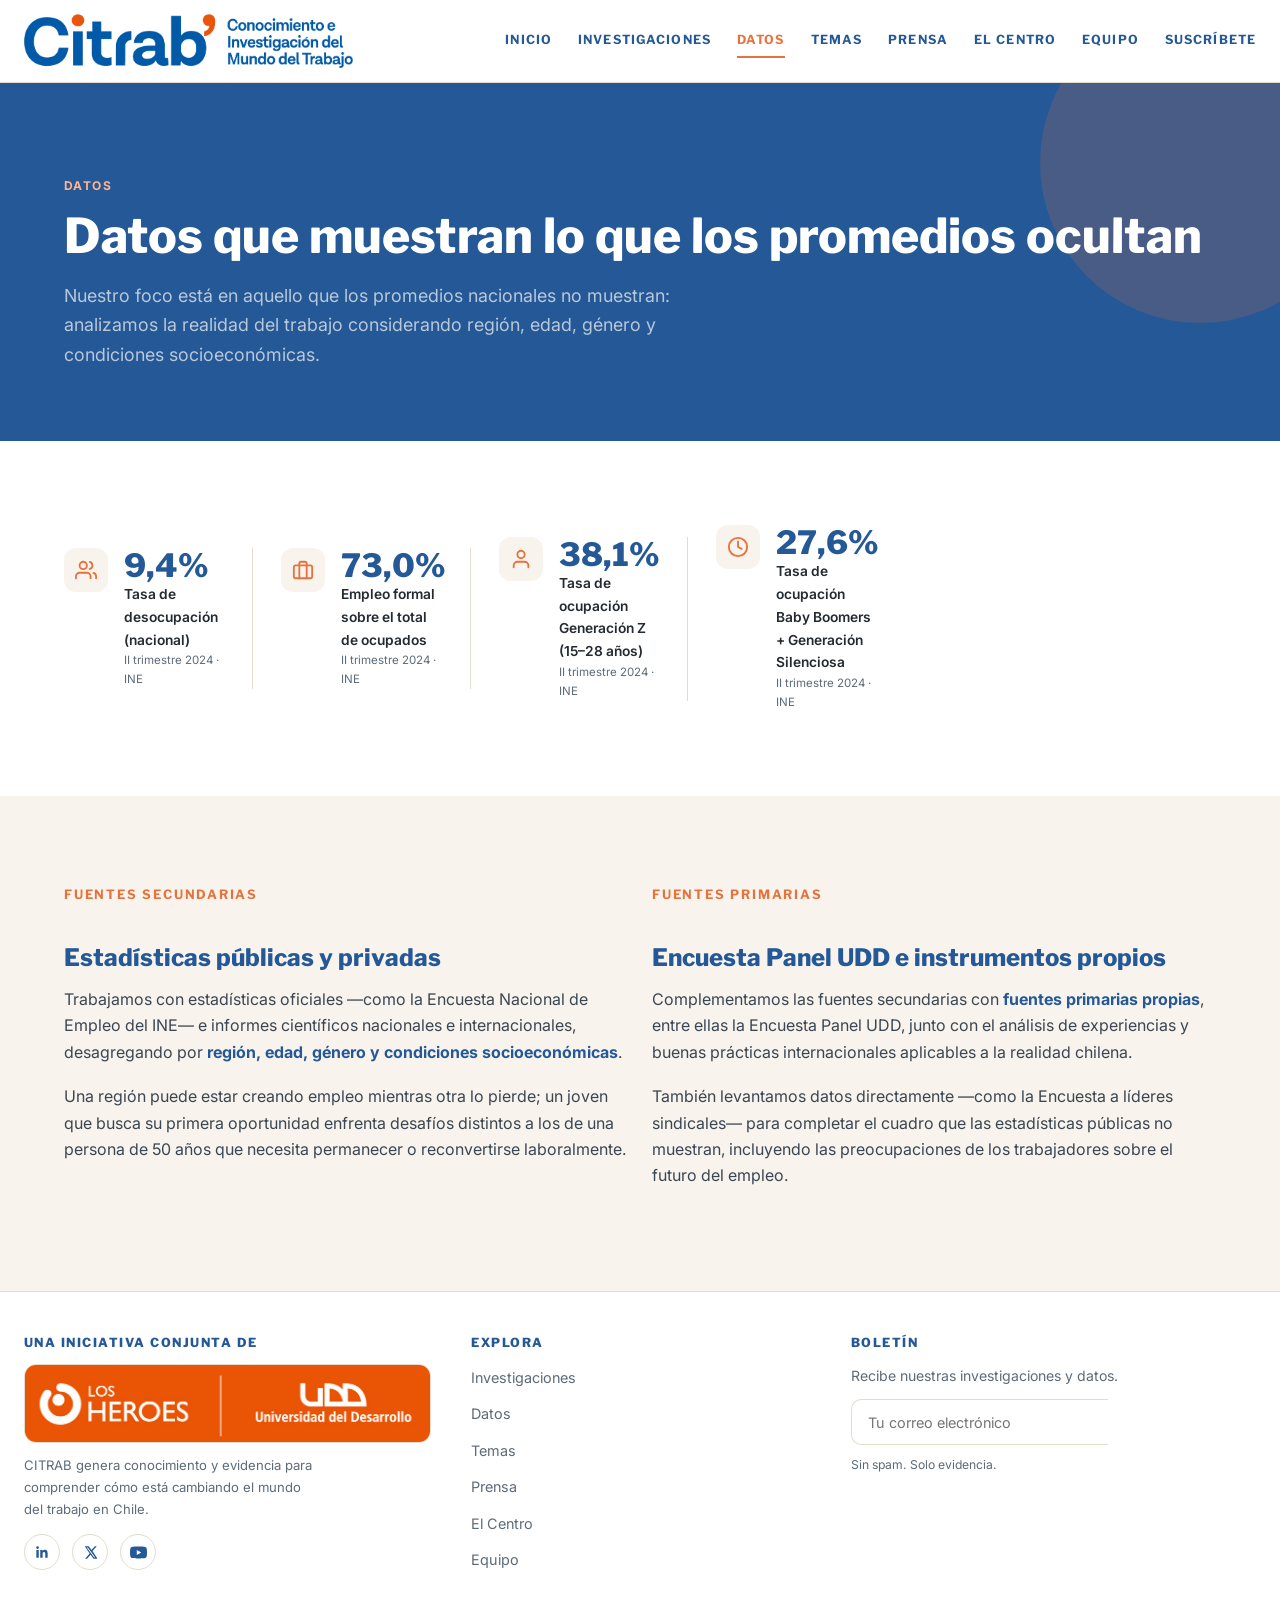
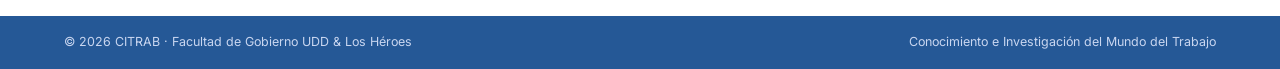
<file: datos_old.html>
<!DOCTYPE html>
<html lang="es">
<head>
<meta charset="UTF-8">
<meta name="viewport" content="width=device-width, initial-scale=1.0">
<title>Datos · CITRAB</title>
<meta name="description" content="Estadísticas laborales de Chile desagregadas por región, edad, género y condiciones socioeconómicas.">
<link rel="preconnect" href="https://fonts.googleapis.com">
<link rel="preconnect" href="https://fonts.gstatic.com" crossorigin>
<link href="https://fonts.googleapis.com/css2?family=Inter:wght@400;600;700&family=Libre+Franklin:wght@600;700;800&display=swap" rel="stylesheet">
<link rel="stylesheet" href="assets/style.css">
<link rel="icon" href="assets/logo-citrab.png" type="image/png">
</head>
<body>
<header class="site-header">
  <div class="header-inner">
    <a class="brand" href="index.html"><img src="assets/logo-citrab-nombre.png" alt="CITRAB — Conocimiento e Investigación del Mundo del Trabajo"></a>
    <nav class="main-nav">
      <a href="index.html" class="">Inicio</a><a href="investigaciones.html" class="">Investigaciones</a><a href="datos.html" class="active">Datos</a><a href="temas.html" class="">Temas</a><a href="prensa.html" class="">Prensa</a><a href="el-centro.html" class="">El Centro</a><a href="equipo.html" class="">Equipo</a>
      <a href="suscribete.html">Suscríbete</a>
    </nav>
  </div>
</header>
<main>

<section class="page-hero">
  <div class="container">
    <span class="crumb">Datos</span>
    <h1>Datos que muestran lo que los promedios ocultan</h1>
    <p class="lead">Nuestro foco está en aquello que los promedios nacionales no muestran: analizamos la realidad del trabajo considerando región, edad, género y condiciones socioeconómicas.</p>
  </div>
</section>

<section class="section">
  <div class="container">
    <div class="stats-grid" style="padding:0">
      <div class="stat"><div class="icon"><svg width="22" height="22" viewBox="0 0 24 24" fill="none" stroke="currentColor" stroke-width="2" stroke-linecap="round" stroke-linejoin="round"><path d="M17 21v-2a4 4 0 0 0-4-4H5a4 4 0 0 0-4 4v2"/><circle cx="9" cy="7" r="4"/><path d="M23 21v-2a4 4 0 0 0-3-3.87"/><path d="M16 3.13a4 4 0 0 1 0 7.75"/></svg></div><div><div class="num">9,4%</div><div class="lbl">Tasa de desocupación (nacional)</div><div class="src">II trimestre 2024 · INE</div></div></div>
      <div class="stat"><div class="icon"><svg width="22" height="22" viewBox="0 0 24 24" fill="none" stroke="currentColor" stroke-width="2" stroke-linecap="round" stroke-linejoin="round"><rect x="2" y="7" width="20" height="14" rx="2"/><path d="M16 21V5a2 2 0 0 0-2-2h-4a2 2 0 0 0-2 2v16"/></svg></div><div><div class="num">73,0%</div><div class="lbl">Empleo formal sobre el total de ocupados</div><div class="src">II trimestre 2024 · INE</div></div></div>
      <div class="stat"><div class="icon"><svg width="22" height="22" viewBox="0 0 24 24" fill="none" stroke="currentColor" stroke-width="2" stroke-linecap="round" stroke-linejoin="round"><path d="M20 21v-2a4 4 0 0 0-4-4H8a4 4 0 0 0-4 4v2"/><circle cx="12" cy="7" r="4"/></svg></div><div><div class="num">38,1%</div><div class="lbl">Tasa de ocupación Generación Z (15–28 años)</div><div class="src">II trimestre 2024 · INE</div></div></div>
      <div class="stat"><div class="icon"><svg width="22" height="22" viewBox="0 0 24 24" fill="none" stroke="currentColor" stroke-width="2" stroke-linecap="round" stroke-linejoin="round"><circle cx="12" cy="12" r="10"/><path d="M12 6v6l4 2"/></svg></div><div><div class="num">27,6%</div><div class="lbl">Tasa de ocupación Baby Boomers + Generación Silenciosa</div><div class="src">II trimestre 2024 · INE</div></div></div>
    </div>
  </div>
</section>
<section class="section tinted">
  <div class="container grid-2">
    <div class="prose">
      <span class="eyebrow">Fuentes secundarias</span>
      <h2>Estadísticas públicas y privadas</h2>
      <p>Trabajamos con estadísticas oficiales —como la Encuesta Nacional de Empleo del INE— e informes científicos nacionales e internacionales, desagregando por <strong>región, edad, género y condiciones socioeconómicas</strong>.</p>
      <p>Una región puede estar creando empleo mientras otra lo pierde; un joven que busca su primera oportunidad enfrenta desafíos distintos a los de una persona de 50 años que necesita permanecer o reconvertirse laboralmente.</p>
    </div>
    <div class="prose">
      <span class="eyebrow">Fuentes primarias</span>
      <h2>Encuesta Panel UDD e instrumentos propios</h2>
      <p>Complementamos las fuentes secundarias con <strong>fuentes primarias propias</strong>, entre ellas la Encuesta Panel UDD, junto con el análisis de experiencias y buenas prácticas internacionales aplicables a la realidad chilena.</p>
      <p>También levantamos datos directamente —como la Encuesta a líderes sindicales— para completar el cuadro que las estadísticas públicas no muestran, incluyendo las preocupaciones de los trabajadores sobre el futuro del empleo.</p>
    </div>
  </div>
</section>

</main>
<footer class="site-footer">
  <div class="footer-main">
    <div class="footer-brand">
      <h4>Una iniciativa conjunta de</h4>
      <img class="band" src="assets/band-socios.png" alt="Los Héroes y Universidad del Desarrollo">
      <p>CITRAB genera conocimiento y evidencia para comprender cómo está cambiando el mundo del trabajo en Chile.</p>
      <div class="social">
        <a href="#" aria-label="LinkedIn"><svg width="16" height="16" viewBox="0 0 24 24" fill="currentColor"><path d="M20.45 20.45h-3.55v-5.57c0-1.33-.03-3.04-1.85-3.04-1.85 0-2.14 1.45-2.14 2.94v5.67H9.36V9h3.41v1.56h.05c.47-.9 1.63-1.85 3.36-1.85 3.6 0 4.27 2.37 4.27 5.46v6.28zM5.34 7.43a2.06 2.06 0 1 1 0-4.12 2.06 2.06 0 0 1 0 4.12zM7.12 20.45H3.55V9h3.57v11.45z"/></svg></a>
        <a href="#" aria-label="X"><svg width="15" height="15" viewBox="0 0 24 24" fill="currentColor"><path d="M18.9 2H22l-6.77 7.74L23.2 22h-6.23l-4.88-6.38L6.5 22H3.36l7.24-8.28L2.8 2h6.39l4.41 5.83L18.9 2zm-1.1 18.1h1.72L7.7 3.8H5.85L17.8 20.1z"/></svg></a>
        <a href="#" aria-label="YouTube"><svg width="17" height="17" viewBox="0 0 24 24" fill="currentColor"><path d="M23.5 6.2a3 3 0 0 0-2.1-2.1C19.5 3.5 12 3.5 12 3.5s-7.5 0-9.4.6A3 3 0 0 0 .5 6.2 31 31 0 0 0 0 12a31 31 0 0 0 .5 5.8 3 3 0 0 0 2.1 2.1c1.9.6 9.4.6 9.4.6s7.5 0 9.4-.6a3 3 0 0 0 2.1-2.1A31 31 0 0 0 24 12a31 31 0 0 0-.5-5.8zM9.6 15.6V8.4l6.3 3.6-6.3 3.6z"/></svg></a>
      </div>
    </div>
    <div>
      <h4>Explora</h4>
      <ul class="footer-links">
        <li><a href="investigaciones.html">Investigaciones</a></li>
        <li><a href="datos.html">Datos</a></li>
        <li><a href="temas.html">Temas</a></li>
        <li><a href="prensa.html">Prensa</a></li>
        <li><a href="el-centro.html">El Centro</a></li>
        <li><a href="equipo.html">Equipo</a></li>
      </ul>
    </div>
    <div>
      <h4>Boletín</h4>
      <p style="font-size:.88rem;color:var(--muted);margin-bottom:12px">Recibe nuestras investigaciones y datos.</p>
      <form class="form-inline" action="#" method="post">
        <input type="email" name="email" placeholder="Tu correo electrónico" required>
        <button class="btn btn-orange" type="submit">Suscribirme</button>
      </form>
      <p class="form-note">Sin spam. Solo evidencia.</p>
    </div>
  </div>
  <div class="footer-bottom">
    <div class="container">
      <span>© 2026 CITRAB · Facultad de Gobierno UDD &amp; Los Héroes</span>
      <span>Conocimiento e Investigación del Mundo del Trabajo</span>
    </div>
  </div>
</footer>
</body>
</html>
</file>
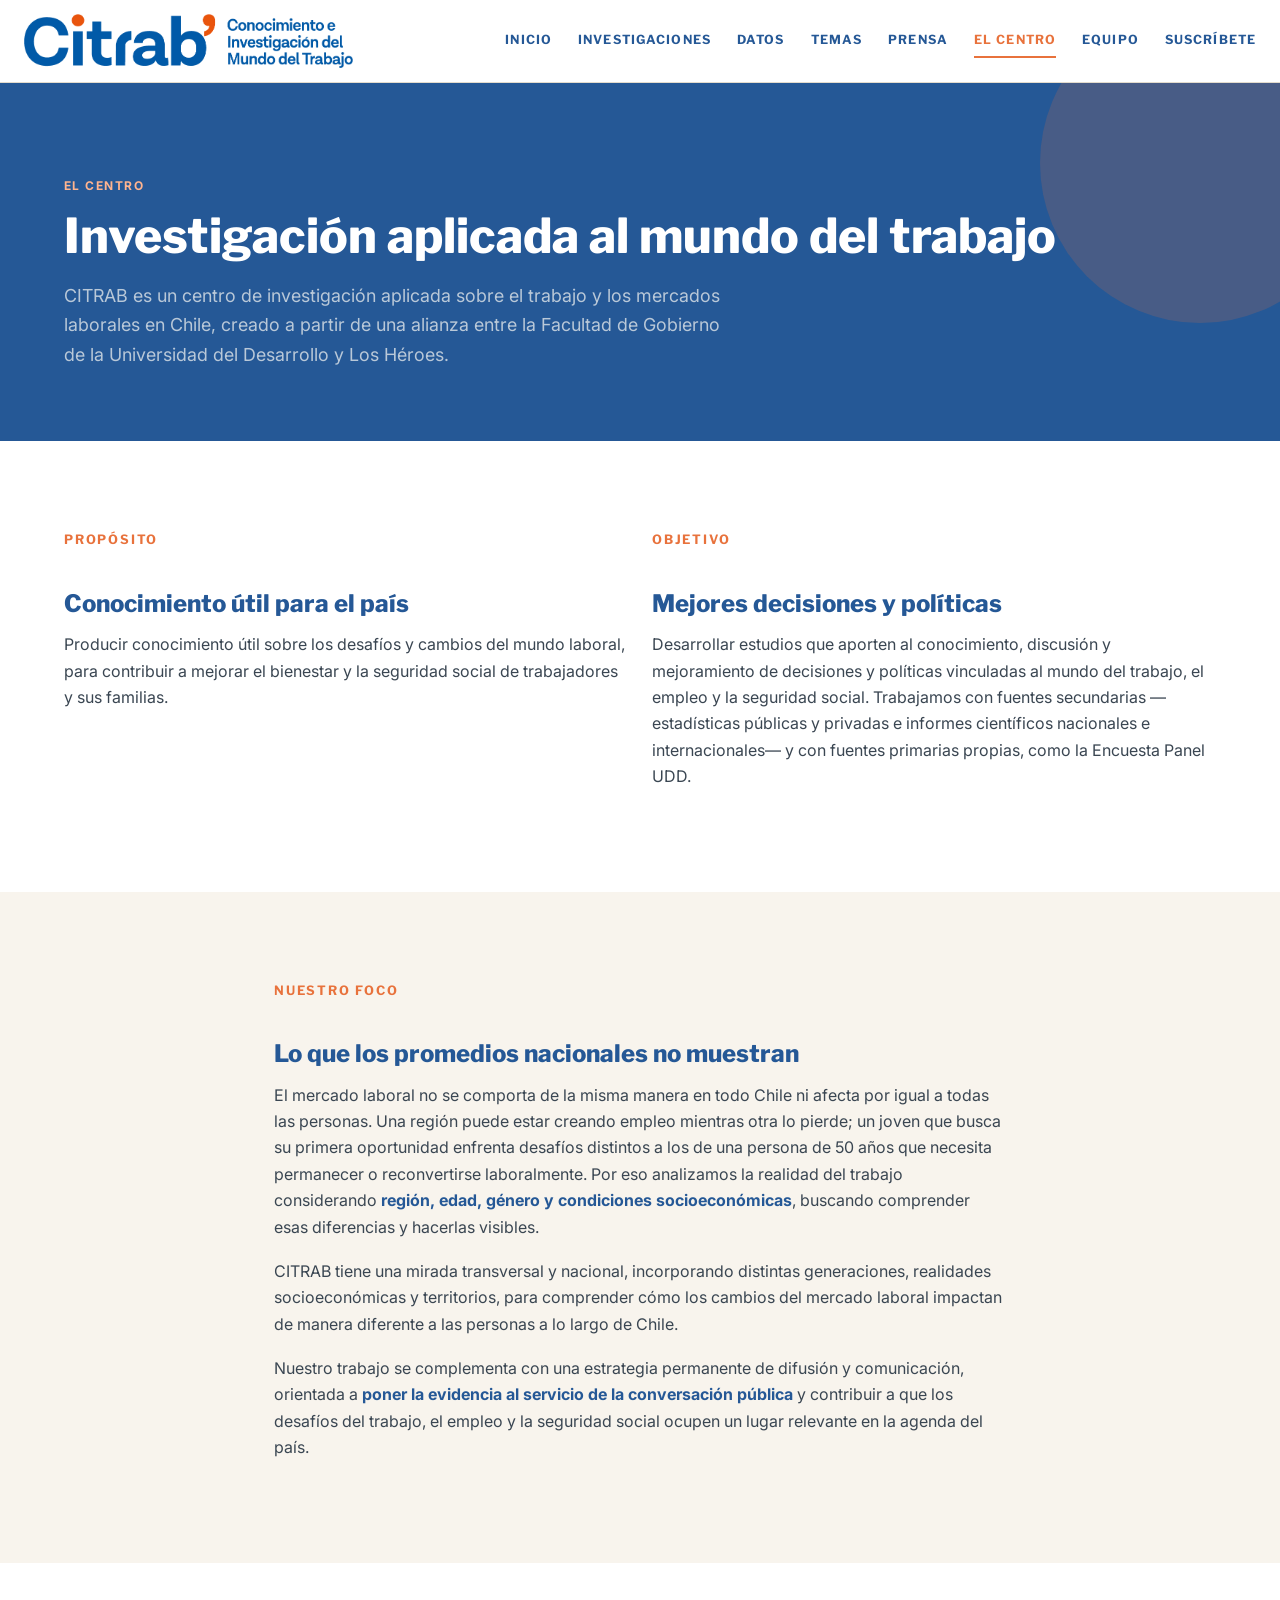
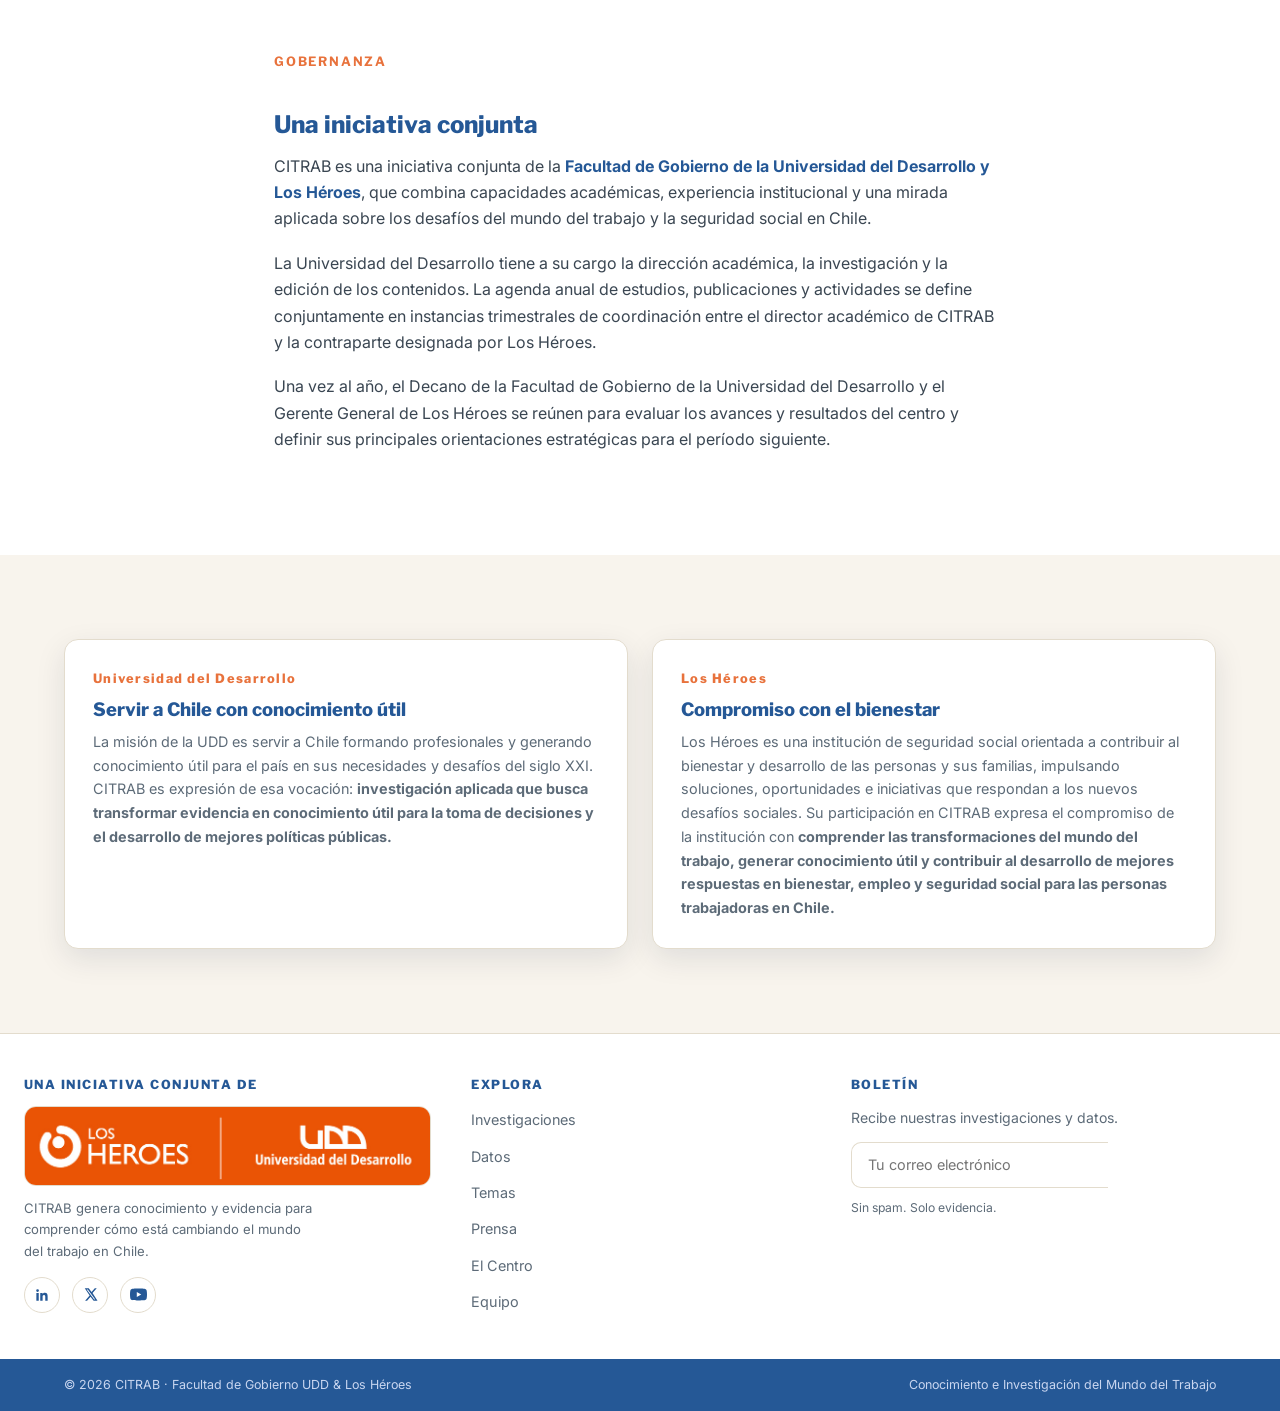
<file: el-centro.html>
<!DOCTYPE html>
<html lang="es">
<head>
<meta charset="UTF-8">
<meta name="viewport" content="width=device-width, initial-scale=1.0">
<title>El Centro · CITRAB</title>
<meta name="description" content="CITRAB: centro de investigación aplicada sobre el trabajo y los mercados laborales en Chile.">
<link rel="preconnect" href="https://fonts.googleapis.com">
<link rel="preconnect" href="https://fonts.gstatic.com" crossorigin>
<link href="https://fonts.googleapis.com/css2?family=Inter:wght@400;600;700&family=Libre+Franklin:wght@600;700;800&display=swap" rel="stylesheet">
<link rel="stylesheet" href="assets/style.css">
<link rel="icon" href="assets/logo-citrab.png" type="image/png">
</head>
<body>
<header class="site-header">
  <div class="header-inner">
    <a class="brand" href="index.html"><img src="assets/logo-citrab-nombre.png" alt="CITRAB — Conocimiento e Investigación del Mundo del Trabajo"></a>
    <nav class="main-nav">
      <a href="index.html" class="">Inicio</a><a href="investigaciones.html" class="">Investigaciones</a><a href="datos.html" class="">Datos</a><a href="temas.html" class="">Temas</a><a href="prensa.html" class="">Prensa</a><a href="el-centro.html" class="active">El Centro</a><a href="equipo.html" class="">Equipo</a>
      <a href="suscribete.html">Suscríbete</a>
    </nav>
  </div>
</header>
<main>

<section class="page-hero">
  <div class="container">
    <span class="crumb">El Centro</span>
    <h1>Investigación aplicada al mundo del trabajo</h1>
    <p class="lead">CITRAB es un centro de investigación aplicada sobre el trabajo y los mercados laborales en Chile, creado a partir de una alianza entre la Facultad de Gobierno de la Universidad del Desarrollo y Los Héroes.</p>
  </div>
</section>

<section class="section">
  <div class="container grid-2">
    <div class="prose">
      <span class="eyebrow">Propósito</span>
      <h2>Conocimiento útil para el país</h2>
      <p>Producir conocimiento útil sobre los desafíos y cambios del mundo laboral, para contribuir a mejorar el bienestar y la seguridad social de trabajadores y sus familias.</p>
    </div>
    <div class="prose">
      <span class="eyebrow">Objetivo</span>
      <h2>Mejores decisiones y políticas</h2>
      <p>Desarrollar estudios que aporten al conocimiento, discusión y mejoramiento de decisiones y políticas vinculadas al mundo del trabajo, el empleo y la seguridad social. Trabajamos con fuentes secundarias —estadísticas públicas y privadas e informes científicos nacionales e internacionales— y con fuentes primarias propias, como la Encuesta Panel UDD.</p>
    </div>
  </div>
</section>
<section class="section tinted">
  <div class="container prose">
    <span class="eyebrow">Nuestro foco</span>
    <h2>Lo que los promedios nacionales no muestran</h2>
    <p>El mercado laboral no se comporta de la misma manera en todo Chile ni afecta por igual a todas las personas. Una región puede estar creando empleo mientras otra lo pierde; un joven que busca su primera oportunidad enfrenta desafíos distintos a los de una persona de 50 años que necesita permanecer o reconvertirse laboralmente. Por eso analizamos la realidad del trabajo considerando <strong>región, edad, género y condiciones socioeconómicas</strong>, buscando comprender esas diferencias y hacerlas visibles.</p>
    <p>CITRAB tiene una mirada transversal y nacional, incorporando distintas generaciones, realidades socioeconómicas y territorios, para comprender cómo los cambios del mercado laboral impactan de manera diferente a las personas a lo largo de Chile.</p>
    <p>Nuestro trabajo se complementa con una estrategia permanente de difusión y comunicación, orientada a <strong>poner la evidencia al servicio de la conversación pública</strong> y contribuir a que los desafíos del trabajo, el empleo y la seguridad social ocupen un lugar relevante en la agenda del país.</p>
  </div>
</section>
<section class="section">
  <div class="container prose">
    <span class="eyebrow">Gobernanza</span>
    <h2>Una iniciativa conjunta</h2>
    <p>CITRAB es una iniciativa conjunta de la <strong>Facultad de Gobierno de la Universidad del Desarrollo y Los Héroes</strong>, que combina capacidades académicas, experiencia institucional y una mirada aplicada sobre los desafíos del mundo del trabajo y la seguridad social en Chile.</p>
    <p>La Universidad del Desarrollo tiene a su cargo la dirección académica, la investigación y la edición de los contenidos. La agenda anual de estudios, publicaciones y actividades se define conjuntamente en instancias trimestrales de coordinación entre el director académico de CITRAB y la contraparte designada por Los Héroes.</p>
    <p>Una vez al año, el Decano de la Facultad de Gobierno de la Universidad del Desarrollo y el Gerente General de Los Héroes se reúnen para evaluar los avances y resultados del centro y definir sus principales orientaciones estratégicas para el período siguiente.</p>
  </div>
</section>
<section class="section tinted">
  <div class="container grid-2">
    <div class="info-card">
      <span class="num">Universidad del Desarrollo</span>
      <h3>Servir a Chile con conocimiento útil</h3>
      <p>La misión de la UDD es servir a Chile formando profesionales y generando conocimiento útil para el país en sus necesidades y desafíos del siglo XXI. CITRAB es expresión de esa vocación: <strong>investigación aplicada que busca transformar evidencia en conocimiento útil para la toma de decisiones y el desarrollo de mejores políticas públicas.</strong></p>
    </div>
    <div class="info-card">
      <span class="num">Los Héroes</span>
      <h3>Compromiso con el bienestar</h3>
      <p>Los Héroes es una institución de seguridad social orientada a contribuir al bienestar y desarrollo de las personas y sus familias, impulsando soluciones, oportunidades e iniciativas que respondan a los nuevos desafíos sociales. Su participación en CITRAB expresa el compromiso de la institución con <strong>comprender las transformaciones del mundo del trabajo, generar conocimiento útil y contribuir al desarrollo de mejores respuestas en bienestar, empleo y seguridad social para las personas trabajadoras en Chile.</strong></p>
    </div>
  </div>
</section>

</main>
<footer class="site-footer">
  <div class="footer-main">
    <div class="footer-brand">
      <h4>Una iniciativa conjunta de</h4>
      <img class="band" src="assets/band-socios.png" alt="Los Héroes y Universidad del Desarrollo">
      <p>CITRAB genera conocimiento y evidencia para comprender cómo está cambiando el mundo del trabajo en Chile.</p>
      <div class="social">
        <a href="#" aria-label="LinkedIn"><svg width="16" height="16" viewBox="0 0 24 24" fill="currentColor"><path d="M20.45 20.45h-3.55v-5.57c0-1.33-.03-3.04-1.85-3.04-1.85 0-2.14 1.45-2.14 2.94v5.67H9.36V9h3.41v1.56h.05c.47-.9 1.63-1.85 3.36-1.85 3.6 0 4.27 2.37 4.27 5.46v6.28zM5.34 7.43a2.06 2.06 0 1 1 0-4.12 2.06 2.06 0 0 1 0 4.12zM7.12 20.45H3.55V9h3.57v11.45z"/></svg></a>
        <a href="#" aria-label="X"><svg width="15" height="15" viewBox="0 0 24 24" fill="currentColor"><path d="M18.9 2H22l-6.77 7.74L23.2 22h-6.23l-4.88-6.38L6.5 22H3.36l7.24-8.28L2.8 2h6.39l4.41 5.83L18.9 2zm-1.1 18.1h1.72L7.7 3.8H5.85L17.8 20.1z"/></svg></a>
        <a href="#" aria-label="YouTube"><svg width="17" height="17" viewBox="0 0 24 24" fill="currentColor"><path d="M23.5 6.2a3 3 0 0 0-2.1-2.1C19.5 3.5 12 3.5 12 3.5s-7.5 0-9.4.6A3 3 0 0 0 .5 6.2 31 31 0 0 0 0 12a31 31 0 0 0 .5 5.8 3 3 0 0 0 2.1 2.1c1.9.6 9.4.6 9.4.6s7.5 0 9.4-.6a3 3 0 0 0 2.1-2.1A31 31 0 0 0 24 12a31 31 0 0 0-.5-5.8zM9.6 15.6V8.4l6.3 3.6-6.3 3.6z"/></svg></a>
      </div>
    </div>
    <div>
      <h4>Explora</h4>
      <ul class="footer-links">
        <li><a href="investigaciones.html">Investigaciones</a></li>
        <li><a href="datos.html">Datos</a></li>
        <li><a href="temas.html">Temas</a></li>
        <li><a href="prensa.html">Prensa</a></li>
        <li><a href="el-centro.html">El Centro</a></li>
        <li><a href="equipo.html">Equipo</a></li>
      </ul>
    </div>
    <div>
      <h4>Boletín</h4>
      <p style="font-size:.88rem;color:var(--muted);margin-bottom:12px">Recibe nuestras investigaciones y datos.</p>
      <form class="form-inline" action="https://formspree.io/f/xaenklbl" method="post">
        <input type="email" name="email" placeholder="Tu correo electrónico" required>
        <button class="btn btn-orange" type="submit">Suscribirme</button>
      </form>
      <p class="form-note">Sin spam. Solo evidencia.</p>
    </div>
  </div>
  <div class="footer-bottom">
    <div class="container">
      <span>© 2026 CITRAB · Facultad de Gobierno UDD &amp; Los Héroes</span>
      <span>Conocimiento e Investigación del Mundo del Trabajo</span>
    </div>
  </div>
</footer>
</body>
</html>
</file>
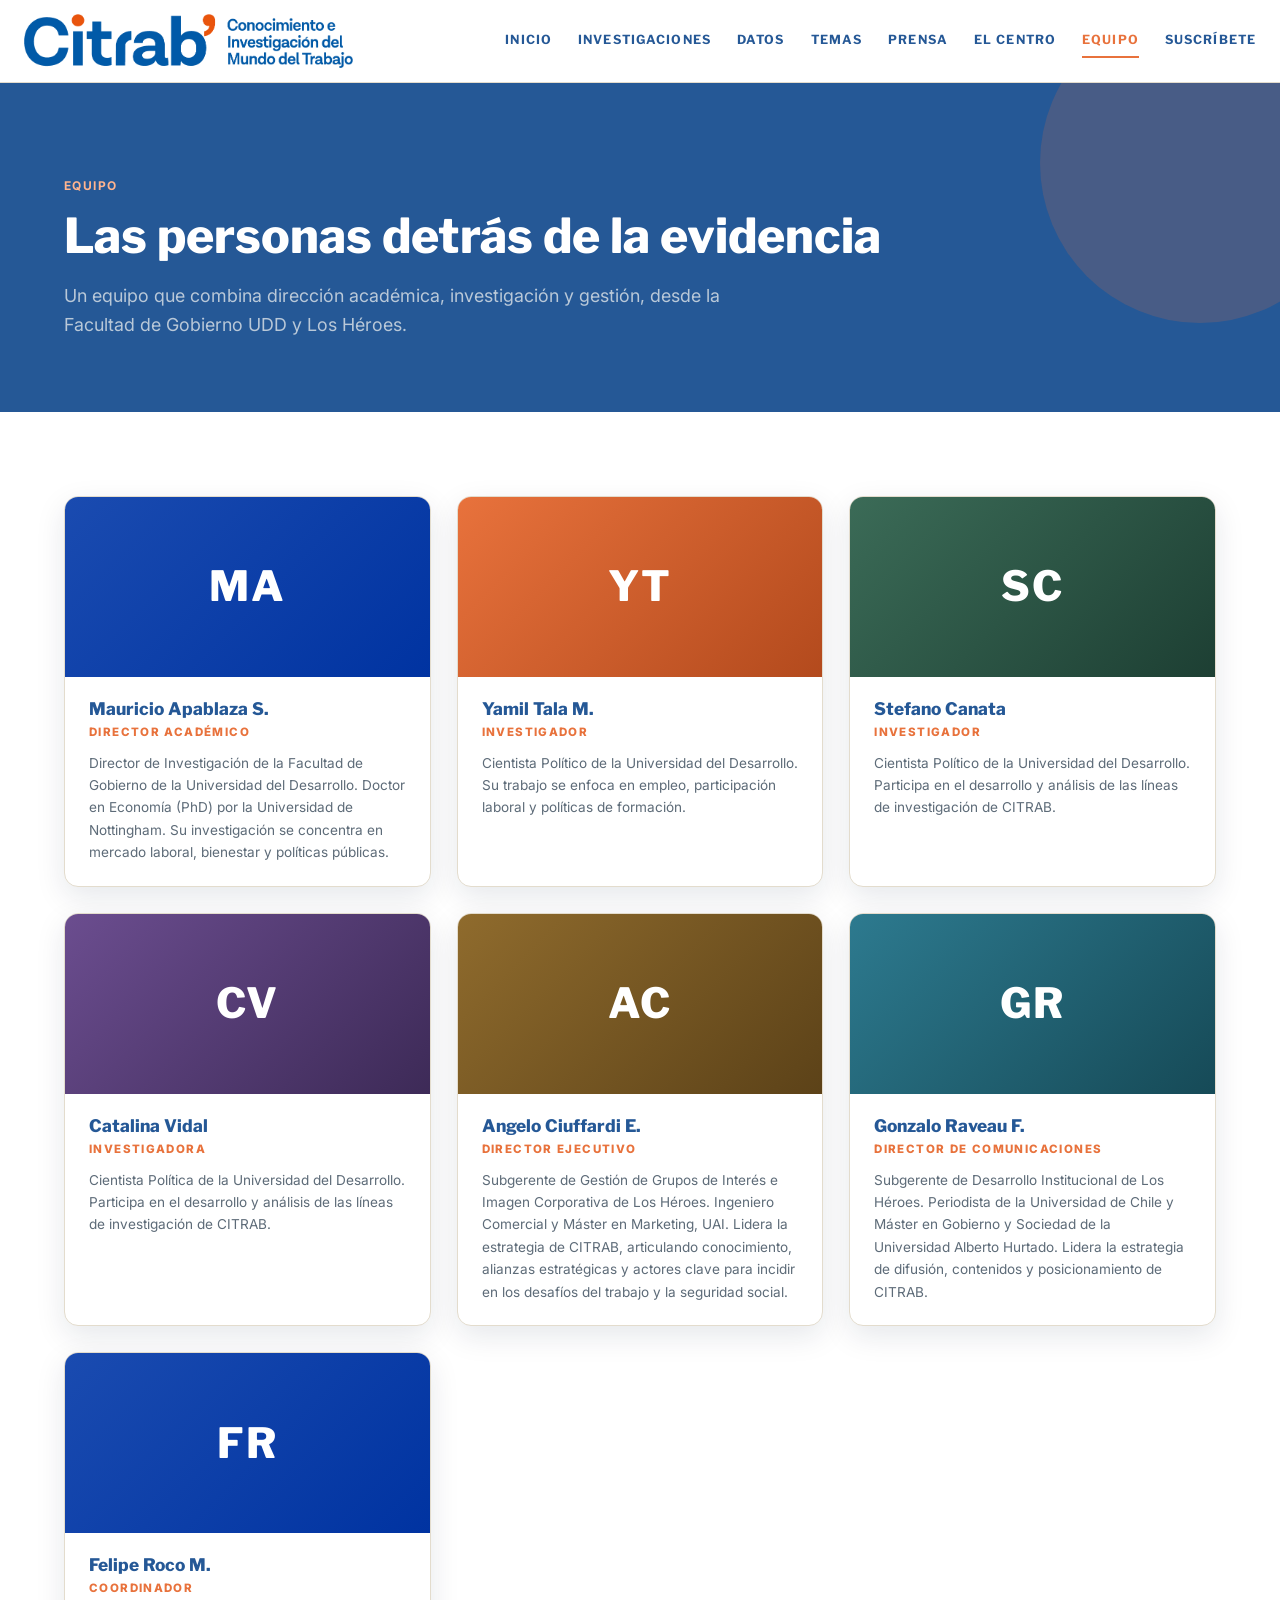
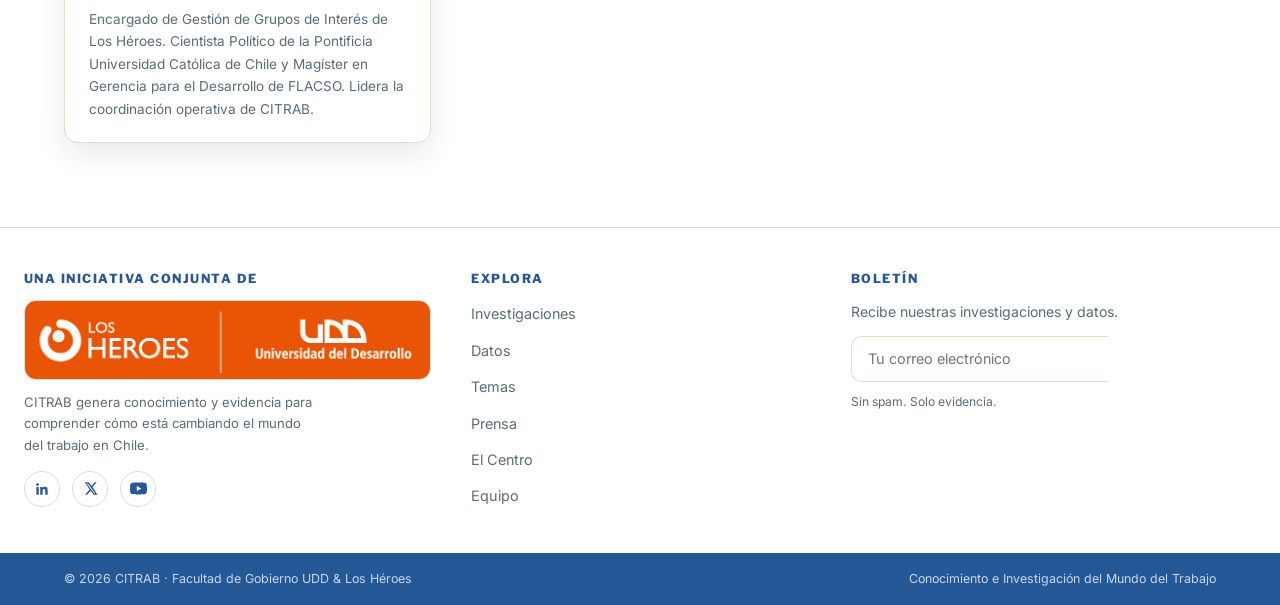
<file: equipo.html>
<!DOCTYPE html>
<html lang="es">
<head>
<meta charset="UTF-8">
<meta name="viewport" content="width=device-width, initial-scale=1.0">
<title>Equipo · CITRAB</title>
<meta name="description" content="Equipo de CITRAB: dirección académica, investigadores y área ejecutiva.">
<link rel="preconnect" href="https://fonts.googleapis.com">
<link rel="preconnect" href="https://fonts.gstatic.com" crossorigin>
<link href="https://fonts.googleapis.com/css2?family=Inter:wght@400;600;700&family=Libre+Franklin:wght@600;700;800&display=swap" rel="stylesheet">
<link rel="stylesheet" href="assets/style.css">
<link rel="icon" href="assets/logo-citrab.png" type="image/png">
</head>
<body>
<header class="site-header">
  <div class="header-inner">
    <a class="brand" href="index.html"><img src="assets/logo-citrab-nombre.png" alt="CITRAB — Conocimiento e Investigación del Mundo del Trabajo"></a>
    <nav class="main-nav">
      <a href="index.html" class="">Inicio</a><a href="investigaciones.html" class="">Investigaciones</a><a href="datos.html" class="">Datos</a><a href="temas.html" class="">Temas</a><a href="prensa.html" class="">Prensa</a><a href="el-centro.html" class="">El Centro</a><a href="equipo.html" class="active">Equipo</a>
      <a href="suscribete.html">Suscríbete</a>
    </nav>
  </div>
</header>
<main>

<section class="page-hero">
  <div class="container">
    <span class="crumb">Equipo</span>
    <h1>Las personas detrás de la evidencia</h1>
    <p class="lead">Un equipo que combina dirección académica, investigación y gestión, desde la Facultad de Gobierno UDD y Los Héroes.</p>
  </div>
</section>

<section class="section"><div class="container team-grid">
    <article class="team-card">
      <div class="avatar av1">MA</div>
      <div class="body">
        <h3>Mauricio Apablaza S.</h3>
        <div class="role">Director Académico</div>
        <p>Director de Investigación de la Facultad de Gobierno de la Universidad del Desarrollo. Doctor en Economía (PhD) por la Universidad de Nottingham. Su investigación se concentra en mercado laboral, bienestar y políticas públicas.</p>
      </div>
    </article>
    <article class="team-card">
      <div class="avatar av2">YT</div>
      <div class="body">
        <h3>Yamil Tala M.</h3>
        <div class="role">Investigador</div>
        <p>Cientista Político de la Universidad del Desarrollo. Su trabajo se enfoca en empleo, participación laboral y políticas de formación.</p>
      </div>
    </article>
    <article class="team-card">
      <div class="avatar av3">SC</div>
      <div class="body">
        <h3>Stefano Canata</h3>
        <div class="role">Investigador</div>
        <p>Cientista Político de la Universidad del Desarrollo. Participa en el desarrollo y análisis de las líneas de investigación de CITRAB.</p>
      </div>
    </article>
    <article class="team-card">
      <div class="avatar av4">CV</div>
      <div class="body">
        <h3>Catalina Vidal</h3>
        <div class="role">Investigadora</div>
        <p>Cientista Política de la Universidad del Desarrollo. Participa en el desarrollo y análisis de las líneas de investigación de CITRAB.</p>
      </div>
    </article>
    <article class="team-card">
      <div class="avatar av5">AC</div>
      <div class="body">
        <h3>Angelo Ciuffardi E.</h3>
        <div class="role">Director Ejecutivo</div>
        <p>Subgerente de Gestión de Grupos de Interés e Imagen Corporativa de Los Héroes. Ingeniero Comercial y Máster en Marketing, UAI. Lidera la estrategia de CITRAB, articulando conocimiento, alianzas estratégicas y actores clave para incidir en los desafíos del trabajo y la seguridad social.</p>
      </div>
    </article>
    <article class="team-card">
      <div class="avatar av6">GR</div>
      <div class="body">
        <h3>Gonzalo Raveau F.</h3>
        <div class="role">Director de Comunicaciones</div>
        <p>Subgerente de Desarrollo Institucional de Los Héroes. Periodista de la Universidad de Chile y Máster en Gobierno y Sociedad de la Universidad Alberto Hurtado. Lidera la estrategia de difusión, contenidos y posicionamiento de CITRAB.</p>
      </div>
    </article>
    <article class="team-card">
      <div class="avatar av1">FR</div>
      <div class="body">
        <h3>Felipe Roco M.</h3>
        <div class="role">Coordinador</div>
        <p>Encargado de Gestión de Grupos de Interés de Los Héroes. Cientista Político de la Pontificia Universidad Católica de Chile y Magíster en Gerencia para el Desarrollo de FLACSO. Lidera la coordinación operativa de CITRAB.</p>
      </div>
    </article></div></section>

</main>
<footer class="site-footer">
  <div class="footer-main">
    <div class="footer-brand">
      <h4>Una iniciativa conjunta de</h4>
      <img class="band" src="assets/band-socios.png" alt="Los Héroes y Universidad del Desarrollo">
      <p>CITRAB genera conocimiento y evidencia para comprender cómo está cambiando el mundo del trabajo en Chile.</p>
      <div class="social">
        <a href="#" aria-label="LinkedIn"><svg width="16" height="16" viewBox="0 0 24 24" fill="currentColor"><path d="M20.45 20.45h-3.55v-5.57c0-1.33-.03-3.04-1.85-3.04-1.85 0-2.14 1.45-2.14 2.94v5.67H9.36V9h3.41v1.56h.05c.47-.9 1.63-1.85 3.36-1.85 3.6 0 4.27 2.37 4.27 5.46v6.28zM5.34 7.43a2.06 2.06 0 1 1 0-4.12 2.06 2.06 0 0 1 0 4.12zM7.12 20.45H3.55V9h3.57v11.45z"/></svg></a>
        <a href="#" aria-label="X"><svg width="15" height="15" viewBox="0 0 24 24" fill="currentColor"><path d="M18.9 2H22l-6.77 7.74L23.2 22h-6.23l-4.88-6.38L6.5 22H3.36l7.24-8.28L2.8 2h6.39l4.41 5.83L18.9 2zm-1.1 18.1h1.72L7.7 3.8H5.85L17.8 20.1z"/></svg></a>
        <a href="#" aria-label="YouTube"><svg width="17" height="17" viewBox="0 0 24 24" fill="currentColor"><path d="M23.5 6.2a3 3 0 0 0-2.1-2.1C19.5 3.5 12 3.5 12 3.5s-7.5 0-9.4.6A3 3 0 0 0 .5 6.2 31 31 0 0 0 0 12a31 31 0 0 0 .5 5.8 3 3 0 0 0 2.1 2.1c1.9.6 9.4.6 9.4.6s7.5 0 9.4-.6a3 3 0 0 0 2.1-2.1A31 31 0 0 0 24 12a31 31 0 0 0-.5-5.8zM9.6 15.6V8.4l6.3 3.6-6.3 3.6z"/></svg></a>
      </div>
    </div>
    <div>
      <h4>Explora</h4>
      <ul class="footer-links">
        <li><a href="investigaciones.html">Investigaciones</a></li>
        <li><a href="datos.html">Datos</a></li>
        <li><a href="temas.html">Temas</a></li>
        <li><a href="prensa.html">Prensa</a></li>
        <li><a href="el-centro.html">El Centro</a></li>
        <li><a href="equipo.html">Equipo</a></li>
      </ul>
    </div>
    <div>
      <h4>Boletín</h4>
      <p style="font-size:.88rem;color:var(--muted);margin-bottom:12px">Recibe nuestras investigaciones y datos.</p>
      <form class="form-inline" action="https://formspree.io/f/xaenklbl" method="post">
        <input type="email" name="email" placeholder="Tu correo electrónico" required>
        <button class="btn btn-orange" type="submit">Suscribirme</button>
      </form>
      <p class="form-note">Sin spam. Solo evidencia.</p>
    </div>
  </div>
  <div class="footer-bottom">
    <div class="container">
      <span>© 2026 CITRAB · Facultad de Gobierno UDD &amp; Los Héroes</span>
      <span>Conocimiento e Investigación del Mundo del Trabajo</span>
    </div>
  </div>
</footer>
</body>
</html>
</file>
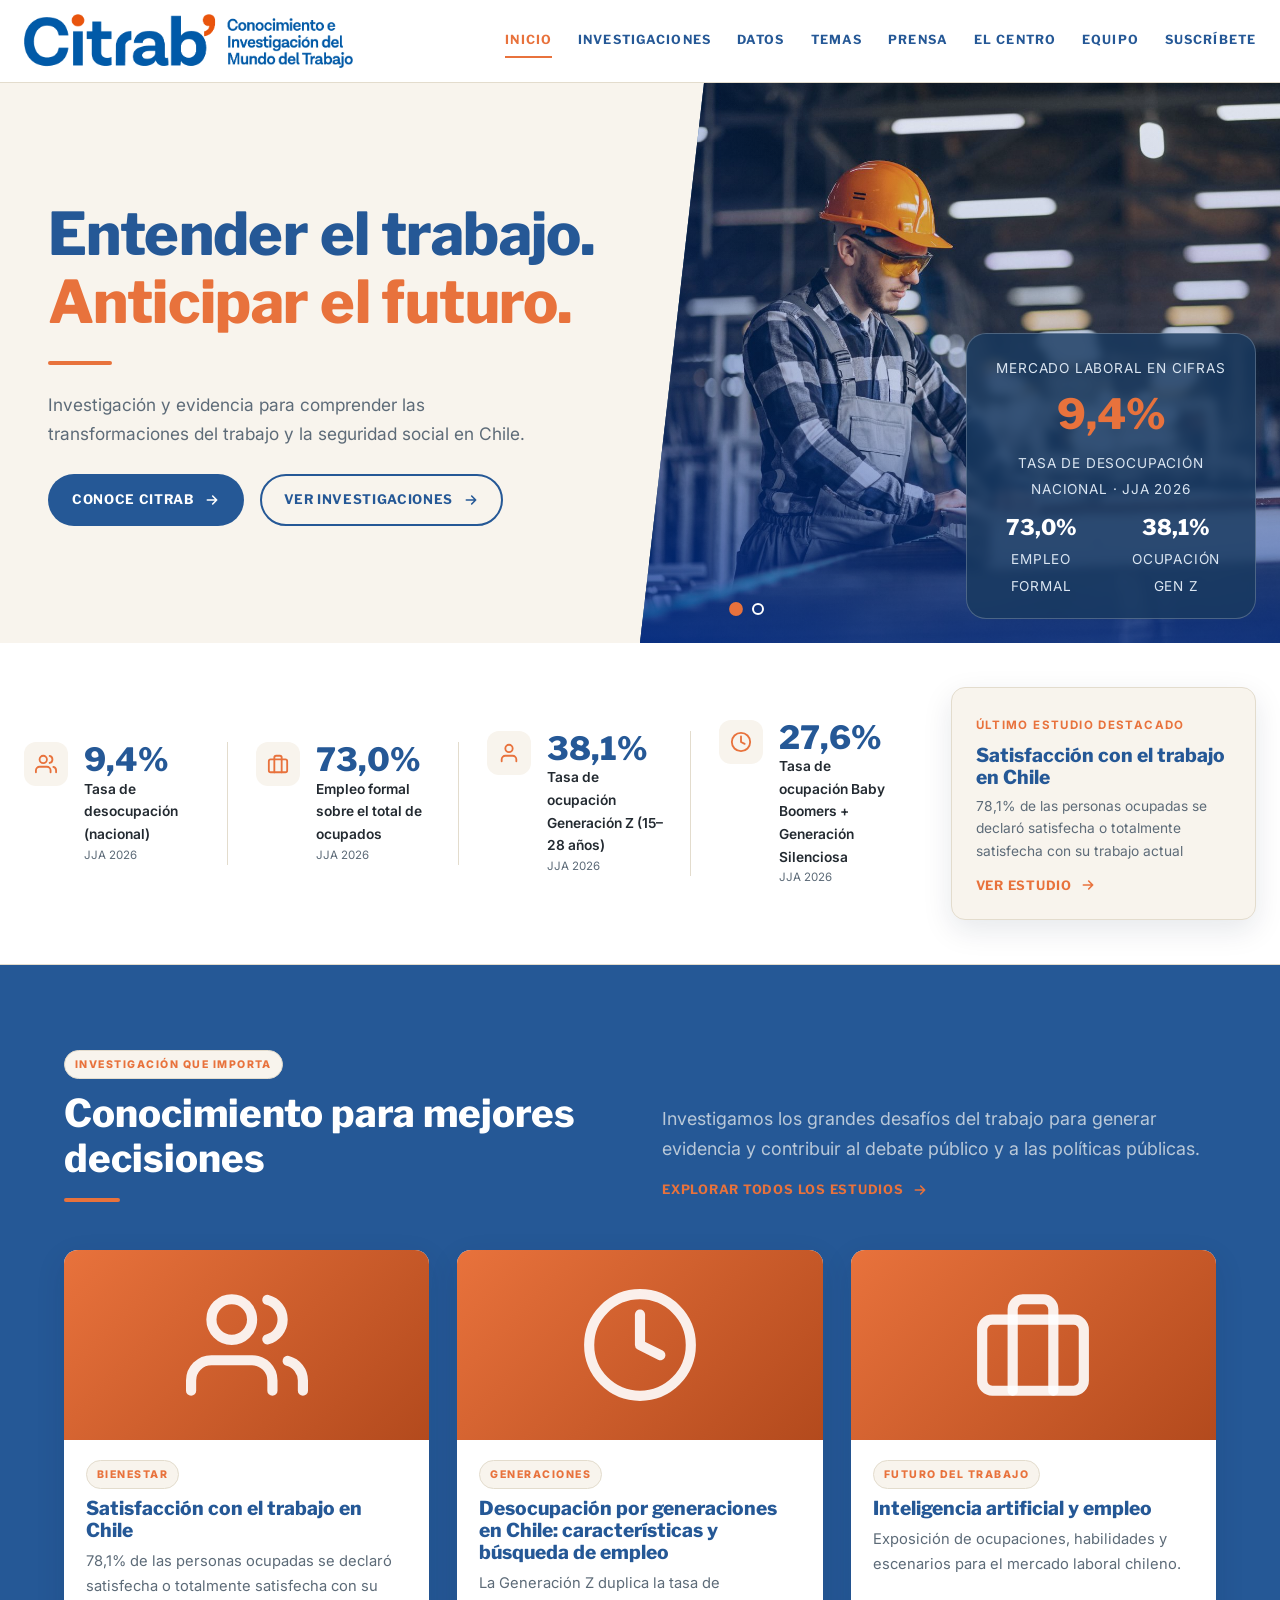
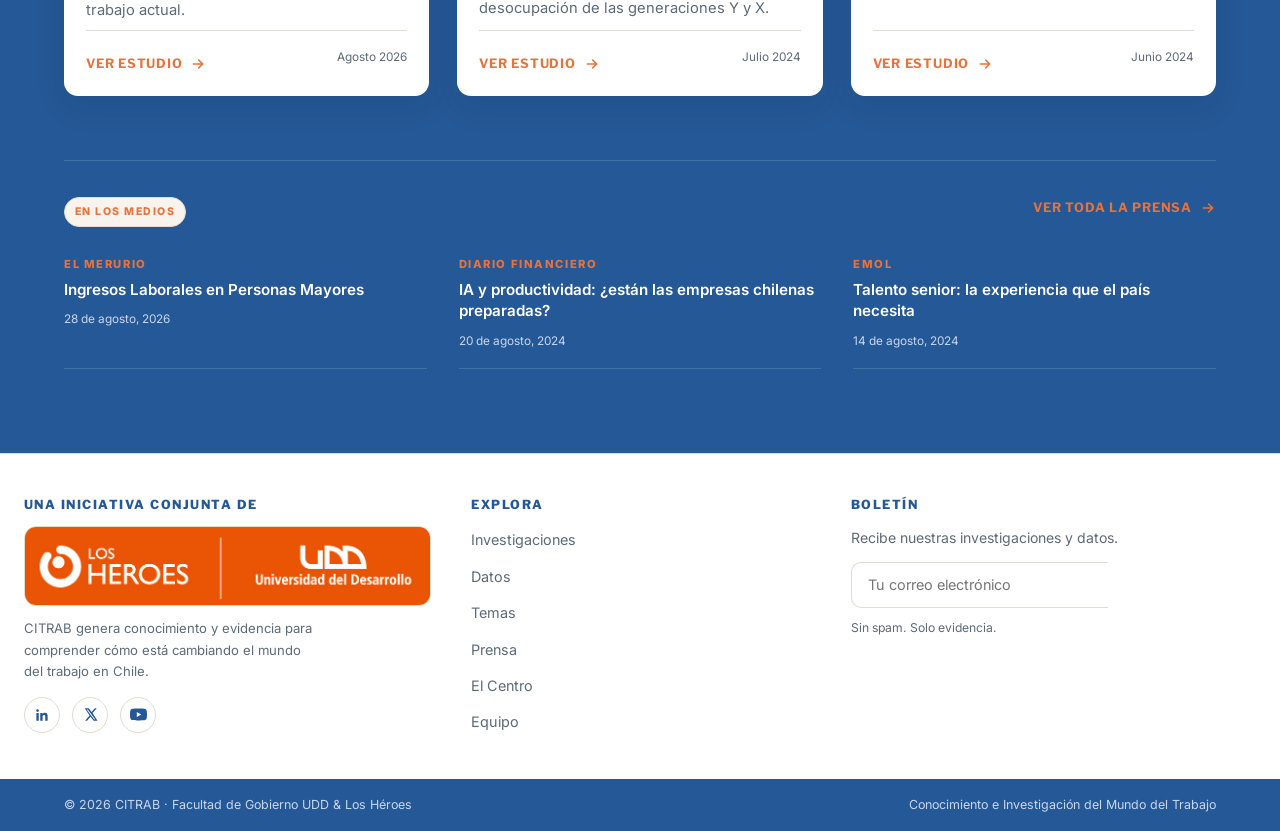
<file: index_old.html>
<!DOCTYPE html>
<html lang="es">
<head>
<meta charset="UTF-8">
<meta name="viewport" content="width=device-width, initial-scale=1.0">
<title>Inicio · CITRAB</title>
<meta name="description" content="CITRAB genera conocimiento y evidencia para comprender cómo está cambiando el mundo del trabajo en Chile.">
<link rel="preconnect" href="https://fonts.googleapis.com">
<link rel="preconnect" href="https://fonts.gstatic.com" crossorigin>
<link href="https://fonts.googleapis.com/css2?family=Inter:wght@400;600;700&family=Libre+Franklin:wght@600;700;800&display=swap" rel="stylesheet">
<link rel="stylesheet" href="assets/style.css?v=3">
<style>
/* Estilos mínimos del carrusel: funcionan aunque style.css esté en caché */
.hero-media{position:relative;overflow:hidden}
.hero-slides{position:absolute;top:0;right:0;bottom:0;left:0}
.hero-slides .hero-slide{position:absolute;top:0;left:0;width:100%;height:100%;max-width:none;object-fit:cover;opacity:0;transition:opacity 1.2s ease}
.hero-slides .hero-slide.is-active{opacity:1}
</style>
<link rel="icon" href="assets/logo-citrab.png" type="image/png">
</head>
<body>
<header class="site-header">
  <div class="header-inner">
    <a class="brand" href="index.html"><img src="assets/logo-citrab-nombre.png" alt="CITRAB, Conocimiento e Investigación del Mundo del Trabajo" width="901" height="148"></a>
    <nav class="main-nav">
      <a href="index.html" class="active">Inicio</a><a href="investigaciones.html" class="">Investigaciones</a><a href="datos.html" class="">Datos</a><a href="temas.html" class="">Temas</a><a href="prensa.html" class="">Prensa</a><a href="el-centro.html" class="">El Centro</a><a href="equipo.html" class="">Equipo</a>
      <a href="suscribete.html">Suscríbete</a>
    </nav>
  </div>
</header>
<main>

<section class="hero">
  <div class="hero-inner">
    <div class="hero-copy">
      <h1>Entender el trabajo.<br><span class="accent">Anticipar el futuro.</span></h1>
      <div class="rule"></div>
      <p>Investigación y evidencia para comprender las transformaciones del trabajo y la seguridad social en Chile.</p>
      <div class="hero-actions">
        <a class="btn btn-navy" href="el-centro.html">Conoce CITRAB <svg width="16" height="16" viewBox="0 0 24 24" fill="none" stroke="currentColor" stroke-width="2.4" stroke-linecap="round" stroke-linejoin="round"><path d="M5 12h14M13 6l6 6-6 6"/></svg></a>
        <a class="btn btn-outline" href="investigaciones.html">Ver investigaciones <svg width="16" height="16" viewBox="0 0 24 24" fill="none" stroke="currentColor" stroke-width="2.4" stroke-linecap="round" stroke-linejoin="round"><path d="M5 12h14M13 6l6 6-6 6"/></svg></a>
      </div>
    </div>
    <div class="hero-media" data-carousel>
      <div class="hero-slides">
        <img class="hero-slide is-active" src="assets/hero-1.jpg" alt="Trabajador con casco y lentes de seguridad en una planta industrial">
        <img class="hero-slide" src="assets/hero-2.jpg" alt="Dos trabajadores revisan información en un computador portátil dentro de una fábrica" loading="lazy">
      </div>
      <div class="hero-dots" aria-label="Seleccionar imagen">
        <button type="button" class="is-active" aria-label="Imagen 1" aria-current="true"></button>
        <button type="button" aria-label="Imagen 2"></button>
      </div>
      <div class="hero-badge">
        <small>Mercado laboral en cifras</small>
        <div class="kpi">9,4%</div>
        <small>tasa de desocupación nacional · JJA 2026</small>
        <div class="kpi-row">
          <div><span>73,0%</span><small>empleo formal</small></div>
          <div><span>38,1%</span><small>ocupación Gen Z</small></div>
        </div>
      </div>
    </div>
  </div>
</section>

<section class="stats-band">
  <div class="stats-grid">
    <div class="stat"><div class="icon"><svg width="22" height="22" viewBox="0 0 24 24" fill="none" stroke="currentColor" stroke-width="2" stroke-linecap="round" stroke-linejoin="round"><path d="M17 21v-2a4 4 0 0 0-4-4H5a4 4 0 0 0-4 4v2"/><circle cx="9" cy="7" r="4"/><path d="M23 21v-2a4 4 0 0 0-3-3.87"/><path d="M16 3.13a4 4 0 0 1 0 7.75"/></svg></div><div><div class="num">9,4%</div><div class="lbl">Tasa de desocupación (nacional)</div><div class="src">JJA 2026</div></div></div>
    <div class="stat"><div class="icon"><svg width="22" height="22" viewBox="0 0 24 24" fill="none" stroke="currentColor" stroke-width="2" stroke-linecap="round" stroke-linejoin="round"><rect x="2" y="7" width="20" height="14" rx="2"/><path d="M16 21V5a2 2 0 0 0-2-2h-4a2 2 0 0 0-2 2v16"/></svg></div><div><div class="num">73,0%</div><div class="lbl">Empleo formal sobre el total de ocupados</div><div class="src">JJA 2026</div></div></div>
    <div class="stat"><div class="icon"><svg width="22" height="22" viewBox="0 0 24 24" fill="none" stroke="currentColor" stroke-width="2" stroke-linecap="round" stroke-linejoin="round"><path d="M20 21v-2a4 4 0 0 0-4-4H8a4 4 0 0 0-4 4v2"/><circle cx="12" cy="7" r="4"/></svg></div><div><div class="num">38,1%</div><div class="lbl">Tasa de ocupación Generación Z (15–28 años)</div><div class="src">JJA 2026</div></div></div>
    <div class="stat"><div class="icon"><svg width="22" height="22" viewBox="0 0 24 24" fill="none" stroke="currentColor" stroke-width="2" stroke-linecap="round" stroke-linejoin="round"><circle cx="12" cy="12" r="10"/><path d="M12 6v6l4 2"/></svg></div><div><div class="num">27,6%</div><div class="lbl">Tasa de ocupación Baby Boomers + Generación Silenciosa</div><div class="src">JJA 2026</div></div></div>
    <aside class="featured-study">
      <span class="tag">Último estudio destacado</span>
      <h3>Satisfacción con el trabajo en Chile</h3>
      <p>78,1% de las personas ocupadas se declaró satisfecha o totalmente satisfecha con su trabajo actual</p>
      <a class="link-arrow" href="investigaciones.html">Ver estudio <svg width="16" height="16" viewBox="0 0 24 24" fill="none" stroke="currentColor" stroke-width="2.4" stroke-linecap="round" stroke-linejoin="round"><path d="M5 12h14M13 6l6 6-6 6"/></svg></a>
    </aside>
  </div>
</section>


<section class="dark-section">
  <div class="container">
    <div class="dark-intro">
      <div>
        <span class="chip">Investigación que importa</span>
        <h2>Conocimiento para mejores decisiones</h2>
        <div class="rule"></div>
      </div>
      <div>
        <p class="lead">Investigamos los grandes desafíos del trabajo para generar evidencia y contribuir al debate público y a las políticas públicas.</p>
        <a class="link-arrow link-light" href="investigaciones.html">Explorar todos los estudios <svg width="16" height="16" viewBox="0 0 24 24" fill="none" stroke="currentColor" stroke-width="2.4" stroke-linecap="round" stroke-linejoin="round"><path d="M5 12h14M13 6l6 6-6 6"/></svg></a>
      </div>
    </div>
    <div class="cards-3">
      <article class="study-card">
        <div class="thumb t1"><svg width="122" height="122" viewBox="0 0 24 24" fill="none" stroke="currentColor" stroke-width="2" stroke-linecap="round" stroke-linejoin="round"><path d="M17 21v-2a4 4 0 0 0-4-4H5a4 4 0 0 0-4 4v2"/><circle cx="9" cy="7" r="4"/><path d="M23 21v-2a4 4 0 0 0-3-3.87"/><path d="M16 3.13a4 4 0 0 1 0 7.75"/></svg></div>
        <div class="body">
          <span class="chip">Bienestar</span>
          <h3>Satisfacción con el trabajo en Chile</h3>
          <p>78,1% de las personas ocupadas se declaró satisfecha o totalmente satisfecha con su trabajo actual.</p>
          <div class="foot"><a class="link-arrow" href="reportes/Reporte_1.pdf" target="_blank" >Ver estudio <svg width="16" height="16" viewBox="0 0 24 24" fill="none" stroke="currentColor" stroke-width="2.4" stroke-linecap="round" stroke-linejoin="round"><path d="M5 12h14M13 6l6 6-6 6"/></svg></a><span class="date">Agosto 2026</span></div>
        </div>
      </article>
      <article class="study-card">
        <div class="thumb t2"><svg width="122" height="122" viewBox="0 0 24 24" fill="none" stroke="currentColor" stroke-width="2" stroke-linecap="round" stroke-linejoin="round"><circle cx="12" cy="12" r="10"/><path d="M12 6v6l4 2"/></svg></div>
        <div class="body">
          <span class="chip">Generaciones</span>
          <h3>Desocupación por generaciones en Chile: características y búsqueda de empleo</h3>
          <p>La Generación Z duplica la tasa de desocupación de las generaciones Y y X.</p>
          <div class="foot"><a class="link-arrow" href="reportes/Reporte_2.pdf" target="_blank" >Ver estudio <svg width="16" height="16" viewBox="0 0 24 24" fill="none" stroke="currentColor" stroke-width="2.4" stroke-linecap="round" stroke-linejoin="round"><path d="M5 12h14M13 6l6 6-6 6"/></svg></a><span class="date">Julio 2024</span></div>
        </div>
      </article>
      <article class="study-card">
        <div class="thumb t3"><svg width="122" height="122" viewBox="0 0 24 24" fill="none" stroke="currentColor" stroke-width="2" stroke-linecap="round" stroke-linejoin="round"><rect x="2" y="7" width="20" height="14" rx="2"/><path d="M16 21V5a2 2 0 0 0-2-2h-4a2 2 0 0 0-2 2v16"/></svg></div>
        <div class="body">
          <span class="chip">Futuro del trabajo</span>
          <h3>Inteligencia artificial y empleo</h3>
          <p>Exposición de ocupaciones, habilidades y escenarios para el mercado laboral chileno.</p>
          <div class="foot"><a class="link-arrow" href="investigaciones.html">Ver estudio <svg width="16" height="16" viewBox="0 0 24 24" fill="none" stroke="currentColor" stroke-width="2.4" stroke-linecap="round" stroke-linejoin="round"><path d="M5 12h14M13 6l6 6-6 6"/></svg></a><span class="date">Junio 2024</span></div>
        </div>
      </article>
    </div>
    <div class="press-block">
      <div class="press-head">
        <span class="chip">En los medios</span>
        <a class="link-arrow link-light" href="prensa.html">Ver toda la prensa <svg width="16" height="16" viewBox="0 0 24 24" fill="none" stroke="currentColor" stroke-width="2.4" stroke-linecap="round" stroke-linejoin="round"><path d="M5 12h14M13 6l6 6-6 6"/></svg></a>
      </div>
      <div class="press-list">
        <div class="press-item"><span class="src">El Merurio</span><a href="prensa/prensa_1.jpeg" target="_blank" >Ingresos Laborales en Personas Mayores </a><span class="date">28 de agosto, 2026</span></div>
        <div class="press-item"><span class="src">Diario Financiero</span><a href="prensa.html">IA y productividad: ¿están las empresas chilenas preparadas?</a><span class="date">20 de agosto, 2024</span></div>
        <div class="press-item"><span class="src">Emol</span><a href="prensa.html">Talento senior: la experiencia que el país necesita</a><span class="date">14 de agosto, 2024</span></div>
      </div>
    </div>
  </div>
</section>


</main>
<footer class="site-footer">
  <div class="footer-main">
    <div class="footer-brand">
      <h4>Una iniciativa conjunta de</h4>
      <img class="band" src="assets/band-socios.png" alt="Los Héroes y Universidad del Desarrollo">
      <p>CITRAB genera conocimiento y evidencia para comprender cómo está cambiando el mundo del trabajo en Chile.</p>
      <div class="social">
        <a href="#" aria-label="LinkedIn"><svg width="16" height="16" viewBox="0 0 24 24" fill="currentColor"><path d="M20.45 20.45h-3.55v-5.57c0-1.33-.03-3.04-1.85-3.04-1.85 0-2.14 1.45-2.14 2.94v5.67H9.36V9h3.41v1.56h.05c.47-.9 1.63-1.85 3.36-1.85 3.6 0 4.27 2.37 4.27 5.46v6.28zM5.34 7.43a2.06 2.06 0 1 1 0-4.12 2.06 2.06 0 0 1 0 4.12zM7.12 20.45H3.55V9h3.57v11.45z"/></svg></a>
        <a href="#" aria-label="X"><svg width="15" height="15" viewBox="0 0 24 24" fill="currentColor"><path d="M18.9 2H22l-6.77 7.74L23.2 22h-6.23l-4.88-6.38L6.5 22H3.36l7.24-8.28L2.8 2h6.39l4.41 5.83L18.9 2zm-1.1 18.1h1.72L7.7 3.8H5.85L17.8 20.1z"/></svg></a>
        <a href="#" aria-label="YouTube"><svg width="17" height="17" viewBox="0 0 24 24" fill="currentColor"><path d="M23.5 6.2a3 3 0 0 0-2.1-2.1C19.5 3.5 12 3.5 12 3.5s-7.5 0-9.4.6A3 3 0 0 0 .5 6.2 31 31 0 0 0 0 12a31 31 0 0 0 .5 5.8 3 3 0 0 0 2.1 2.1c1.9.6 9.4.6 9.4.6s7.5 0 9.4-.6a3 3 0 0 0 2.1-2.1A31 31 0 0 0 24 12a31 31 0 0 0-.5-5.8zM9.6 15.6V8.4l6.3 3.6-6.3 3.6z"/></svg></a>
      </div>
    </div>
    <div>
      <h4>Explora</h4>
      <ul class="footer-links">
        <li><a href="investigaciones.html">Investigaciones</a></li>
        <li><a href="datos.html">Datos</a></li>
        <li><a href="temas.html">Temas</a></li>
        <li><a href="prensa.html">Prensa</a></li>
        <li><a href="el-centro.html">El Centro</a></li>
        <li><a href="equipo.html">Equipo</a></li>
      </ul>
    </div>
    <div>
      <h4>Boletín</h4>
      <p style="font-size:.88rem;color:var(--muted);margin-bottom:12px">Recibe nuestras investigaciones y datos.</p>
      <form class="form-inline" action="https://formspree.io/f/xaenklbl" method="post">
        <input type="email" name="email" placeholder="Tu correo electrónico" required>
        <button class="btn btn-orange" type="submit">Suscribirme</button>
      </form>
      <p class="form-note">Sin spam. Solo evidencia.</p>
    </div>
  </div>
  <div class="footer-bottom">
    <div class="container">
      <span>© 2026 CITRAB · Facultad de Gobierno UDD &amp; Los Héroes</span>
      <span>Conocimiento e Investigación del Mundo del Trabajo</span>
    </div>
  </div>
</footer>
<script>
(function(){
  var root=document.querySelector('[data-carousel]');
  if(!root) return;
  var slides=root.querySelectorAll('.hero-slide');
  var dots=root.querySelectorAll('.hero-dots button');
  var i=0, timer=null;
  var reduce=window.matchMedia('(prefers-reduced-motion: reduce)').matches;
  function show(n){
    slides[i].classList.remove('is-active'); dots[i].classList.remove('is-active'); dots[i].removeAttribute('aria-current');
    i=(n+slides.length)%slides.length;
    slides[i].classList.add('is-active'); dots[i].classList.add('is-active'); dots[i].setAttribute('aria-current','true');
  }
  function start(){ if(!reduce){ stop(); timer=setInterval(function(){show(i+1);},3000); } }
  function stop(){ if(timer){ clearInterval(timer); timer=null; } }
  dots.forEach(function(d,n){ d.addEventListener('click',function(){ show(n); start(); }); });
  root.addEventListener('mouseenter',stop);
  root.addEventListener('mouseleave',start);
  start();
})();
</script>
</body>
</html>
</file>
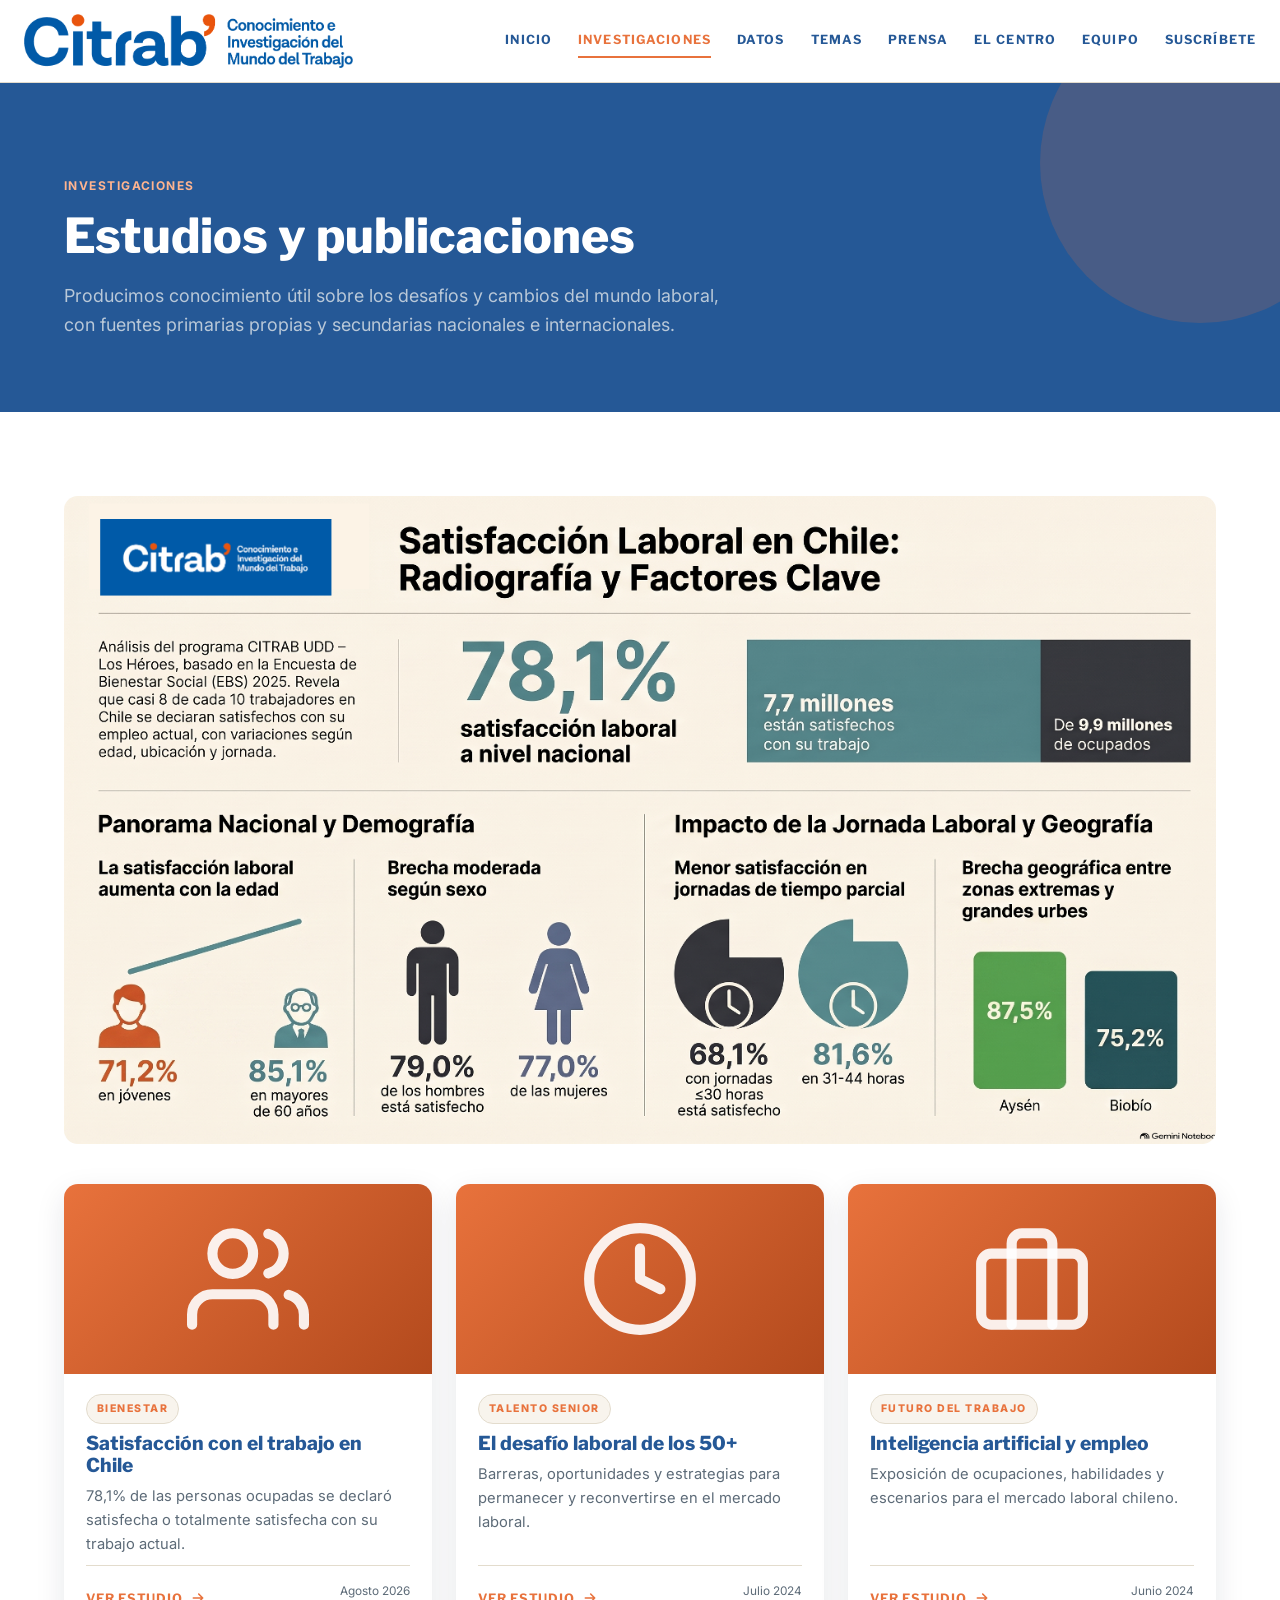
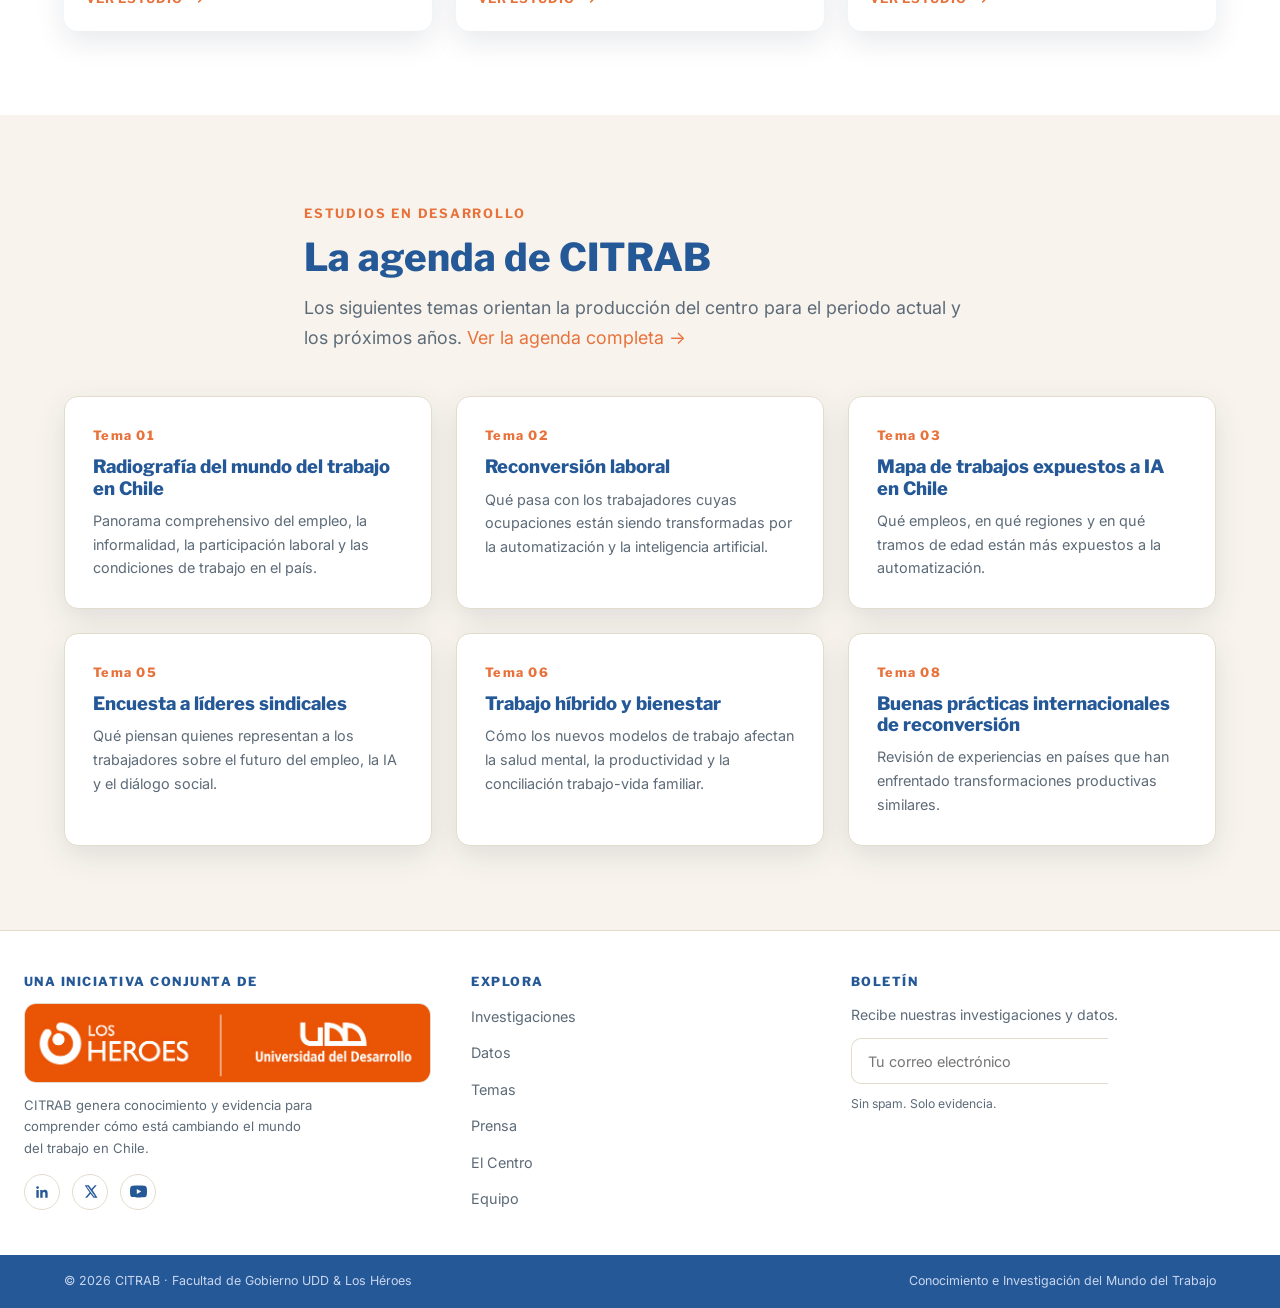
<file: investigaciones.html>
<!DOCTYPE html>
<html lang="es">
<head>
<meta charset="UTF-8">
<meta name="viewport" content="width=device-width, initial-scale=1.0">
<title>Investigaciones · CITRAB</title>
<meta name="description" content="Estudios y publicaciones de CITRAB sobre el mundo del trabajo y la seguridad social en Chile.">
<link rel="preconnect" href="https://fonts.googleapis.com">
<link rel="preconnect" href="https://fonts.gstatic.com" crossorigin>
<link href="https://fonts.googleapis.com/css2?family=Inter:wght@400;600;700&family=Libre+Franklin:wght@600;700;800&display=swap" rel="stylesheet">
<link rel="stylesheet" href="assets/style.css">
<link rel="icon" href="assets/logo-citrab.png" type="image/png">
</head>
<body>
<header class="site-header">
  <div class="header-inner">
    <a class="brand" href="index.html"><img src="assets/logo-citrab-nombre.png" alt="CITRAB — Conocimiento e Investigación del Mundo del Trabajo"></a>
    <nav class="main-nav">
      <a href="index.html" class="">Inicio</a><a href="investigaciones.html" class="active">Investigaciones</a><a href="datos.html" class="">Datos</a><a href="temas.html" class="">Temas</a><a href="prensa.html" class="">Prensa</a><a href="el-centro.html" class="">El Centro</a><a href="equipo.html" class="">Equipo</a>
      <a href="suscribete.html">Suscríbete</a>
    </nav>
  </div>
</header>
<main>

<section class="page-hero">
  <div class="container">
    <span class="crumb">Investigaciones</span>
    <h1>Estudios y publicaciones</h1>
    <p class="lead">Producimos conocimiento útil sobre los desafíos y cambios del mundo laboral, con fuentes primarias propias y secundarias nacionales e internacionales.</p>
  </div>
</section>

<section class="section">
  <div class="container">
    <figure style="margin:0 0 40px">
      <img src="reportes/reporte_1.png"
           alt="Infografía Satisfacción laboral en Chile: 78,1% de las personas ocupadas está satisfecha con su trabajo (7,7 de 9,9 millones). 71,2% en jóvenes y 85,1% en mayores de 60 años; 79,0% en hombres y 77,0% en mujeres; 68,1% en jornadas de 30 horas o menos y 81,6% en jornadas de 31 a 44 horas; 87,5% en Aysén y 75,2% en Biobío."
           width="1400" height="788" loading="lazy"
           style="display:block;width:100%;height:auto;border-radius:var(--radius)">
    </figure>
  </div>
  <div class="container grid-3">
    <article class="study-card">
      <div class="thumb t1"><svg width="122" height="122" viewBox="0 0 24 24" fill="none" stroke="currentColor" stroke-width="2" stroke-linecap="round" stroke-linejoin="round"><path d="M17 21v-2a4 4 0 0 0-4-4H5a4 4 0 0 0-4 4v2"/><circle cx="9" cy="7" r="4"/><path d="M23 21v-2a4 4 0 0 0-3-3.87"/><path d="M16 3.13a4 4 0 0 1 0 7.75"/></svg></div>
      <div class="body">
        <span class="chip">Bienestar</span>
        <h3>Satisfacción con el trabajo en Chile</h3>
        <p>78,1% de las personas ocupadas se declaró satisfecha o totalmente satisfecha con su trabajo actual.</p>
        <div class="foot"><a class="link-arrow" href="reportes/Reporte_1.pdf">Ver estudio <svg width="16" height="16" viewBox="0 0 24 24" fill="none" stroke="currentColor" stroke-width="2.4" stroke-linecap="round" stroke-linejoin="round"><path d="M5 12h14M13 6l6 6-6 6"/></svg></a><span class="date">Agosto 2026</span></div>
      </div>
    </article>
    <article class="study-card">
      <div class="thumb t2"><svg width="122" height="122" viewBox="0 0 24 24" fill="none" stroke="currentColor" stroke-width="2" stroke-linecap="round" stroke-linejoin="round"><circle cx="12" cy="12" r="10"/><path d="M12 6v6l4 2"/></svg></div>
      <div class="body">
        <span class="chip">Talento senior</span>
        <h3>El desafío laboral de los 50+</h3>
        <p>Barreras, oportunidades y estrategias para permanecer y reconvertirse en el mercado laboral.</p>
        <div class="foot"><a class="link-arrow" href="temas.html">Ver estudio <svg width="16" height="16" viewBox="0 0 24 24" fill="none" stroke="currentColor" stroke-width="2.4" stroke-linecap="round" stroke-linejoin="round"><path d="M5 12h14M13 6l6 6-6 6"/></svg></a><span class="date">Julio 2024</span></div>
      </div>
    </article>
    <article class="study-card">
      <div class="thumb t3"><svg width="122" height="122" viewBox="0 0 24 24" fill="none" stroke="currentColor" stroke-width="2" stroke-linecap="round" stroke-linejoin="round"><rect x="2" y="7" width="20" height="14" rx="2"/><path d="M16 21V5a2 2 0 0 0-2-2h-4a2 2 0 0 0-2 2v16"/></svg></div>
      <div class="body">
        <span class="chip">Futuro del trabajo</span>
        <h3>Inteligencia artificial y empleo</h3>
        <p>Exposición de ocupaciones, habilidades y escenarios para el mercado laboral chileno.</p>
        <div class="foot"><a class="link-arrow" href="temas.html">Ver estudio <svg width="16" height="16" viewBox="0 0 24 24" fill="none" stroke="currentColor" stroke-width="2.4" stroke-linecap="round" stroke-linejoin="round"><path d="M5 12h14M13 6l6 6-6 6"/></svg></a><span class="date">Junio 2024</span></div>
      </div>
    </article>
  </div>
</section>
<section class="section tinted">
  <div class="container section-head">
    <span class="eyebrow">Estudios en desarrollo</span>
    <h2>La agenda de CITRAB</h2>
    <p class="lead">Los siguientes temas orientan la producción del centro para el periodo actual y los próximos años. <a href="temas.html">Ver la agenda completa →</a></p>
  </div>
  <div class="container grid-3">
    <div class="info-card"><span class="num">Tema 01</span><h3>Radiografía del mundo del trabajo en Chile</h3><p>Panorama comprehensivo del empleo, la informalidad, la participación laboral y las condiciones de trabajo en el país.</p></div>
    <div class="info-card"><span class="num">Tema 02</span><h3>Reconversión laboral</h3><p>Qué pasa con los trabajadores cuyas ocupaciones están siendo transformadas por la automatización y la inteligencia artificial.</p></div>
    <div class="info-card"><span class="num">Tema 03</span><h3>Mapa de trabajos expuestos a IA en Chile</h3><p>Qué empleos, en qué regiones y en qué tramos de edad están más expuestos a la automatización.</p></div>
    <div class="info-card"><span class="num">Tema 05</span><h3>Encuesta a líderes sindicales</h3><p>Qué piensan quienes representan a los trabajadores sobre el futuro del empleo, la IA y el diálogo social.</p></div>
    <div class="info-card"><span class="num">Tema 06</span><h3>Trabajo híbrido y bienestar</h3><p>Cómo los nuevos modelos de trabajo afectan la salud mental, la productividad y la conciliación trabajo-vida familiar.</p></div>
    <div class="info-card"><span class="num">Tema 08</span><h3>Buenas prácticas internacionales de reconversión</h3><p>Revisión de experiencias en países que han enfrentado transformaciones productivas similares.</p></div>
  </div>
</section>

</main>
<footer class="site-footer">
  <div class="footer-main">
    <div class="footer-brand">
      <h4>Una iniciativa conjunta de</h4>
      <img class="band" src="assets/band-socios.png" alt="Los Héroes y Universidad del Desarrollo">
      <p>CITRAB genera conocimiento y evidencia para comprender cómo está cambiando el mundo del trabajo en Chile.</p>
      <div class="social">
        <a href="#" aria-label="LinkedIn"><svg width="16" height="16" viewBox="0 0 24 24" fill="currentColor"><path d="M20.45 20.45h-3.55v-5.57c0-1.33-.03-3.04-1.85-3.04-1.85 0-2.14 1.45-2.14 2.94v5.67H9.36V9h3.41v1.56h.05c.47-.9 1.63-1.85 3.36-1.85 3.6 0 4.27 2.37 4.27 5.46v6.28zM5.34 7.43a2.06 2.06 0 1 1 0-4.12 2.06 2.06 0 0 1 0 4.12zM7.12 20.45H3.55V9h3.57v11.45z"/></svg></a>
        <a href="#" aria-label="X"><svg width="15" height="15" viewBox="0 0 24 24" fill="currentColor"><path d="M18.9 2H22l-6.77 7.74L23.2 22h-6.23l-4.88-6.38L6.5 22H3.36l7.24-8.28L2.8 2h6.39l4.41 5.83L18.9 2zm-1.1 18.1h1.72L7.7 3.8H5.85L17.8 20.1z"/></svg></a>
        <a href="#" aria-label="YouTube"><svg width="17" height="17" viewBox="0 0 24 24" fill="currentColor"><path d="M23.5 6.2a3 3 0 0 0-2.1-2.1C19.5 3.5 12 3.5 12 3.5s-7.5 0-9.4.6A3 3 0 0 0 .5 6.2 31 31 0 0 0 0 12a31 31 0 0 0 .5 5.8 3 3 0 0 0 2.1 2.1c1.9.6 9.4.6 9.4.6s7.5 0 9.4-.6a3 3 0 0 0 2.1-2.1A31 31 0 0 0 24 12a31 31 0 0 0-.5-5.8zM9.6 15.6V8.4l6.3 3.6-6.3 3.6z"/></svg></a>
      </div>
    </div>
    <div>
      <h4>Explora</h4>
      <ul class="footer-links">
        <li><a href="investigaciones.html">Investigaciones</a></li>
        <li><a href="datos.html">Datos</a></li>
        <li><a href="temas.html">Temas</a></li>
        <li><a href="prensa.html">Prensa</a></li>
        <li><a href="el-centro.html">El Centro</a></li>
        <li><a href="equipo.html">Equipo</a></li>
      </ul>
    </div>
    <div>
      <h4>Boletín</h4>
      <p style="font-size:.88rem;color:var(--muted);margin-bottom:12px">Recibe nuestras investigaciones y datos.</p>
      <form class="form-inline" action="https://formspree.io/f/xaenklbl" method="post">
        <input type="email" name="email" placeholder="Tu correo electrónico" required>
        <button class="btn btn-orange" type="submit">Suscribirme</button>
      </form>
      <p class="form-note">Sin spam. Solo evidencia.</p>
    </div>
  </div>
  <div class="footer-bottom">
    <div class="container">
      <span>© 2026 CITRAB · Facultad de Gobierno UDD &amp; Los Héroes</span>
      <span>Conocimiento e Investigación del Mundo del Trabajo</span>
    </div>
  </div>
</footer>
</body>
</html>
</file>
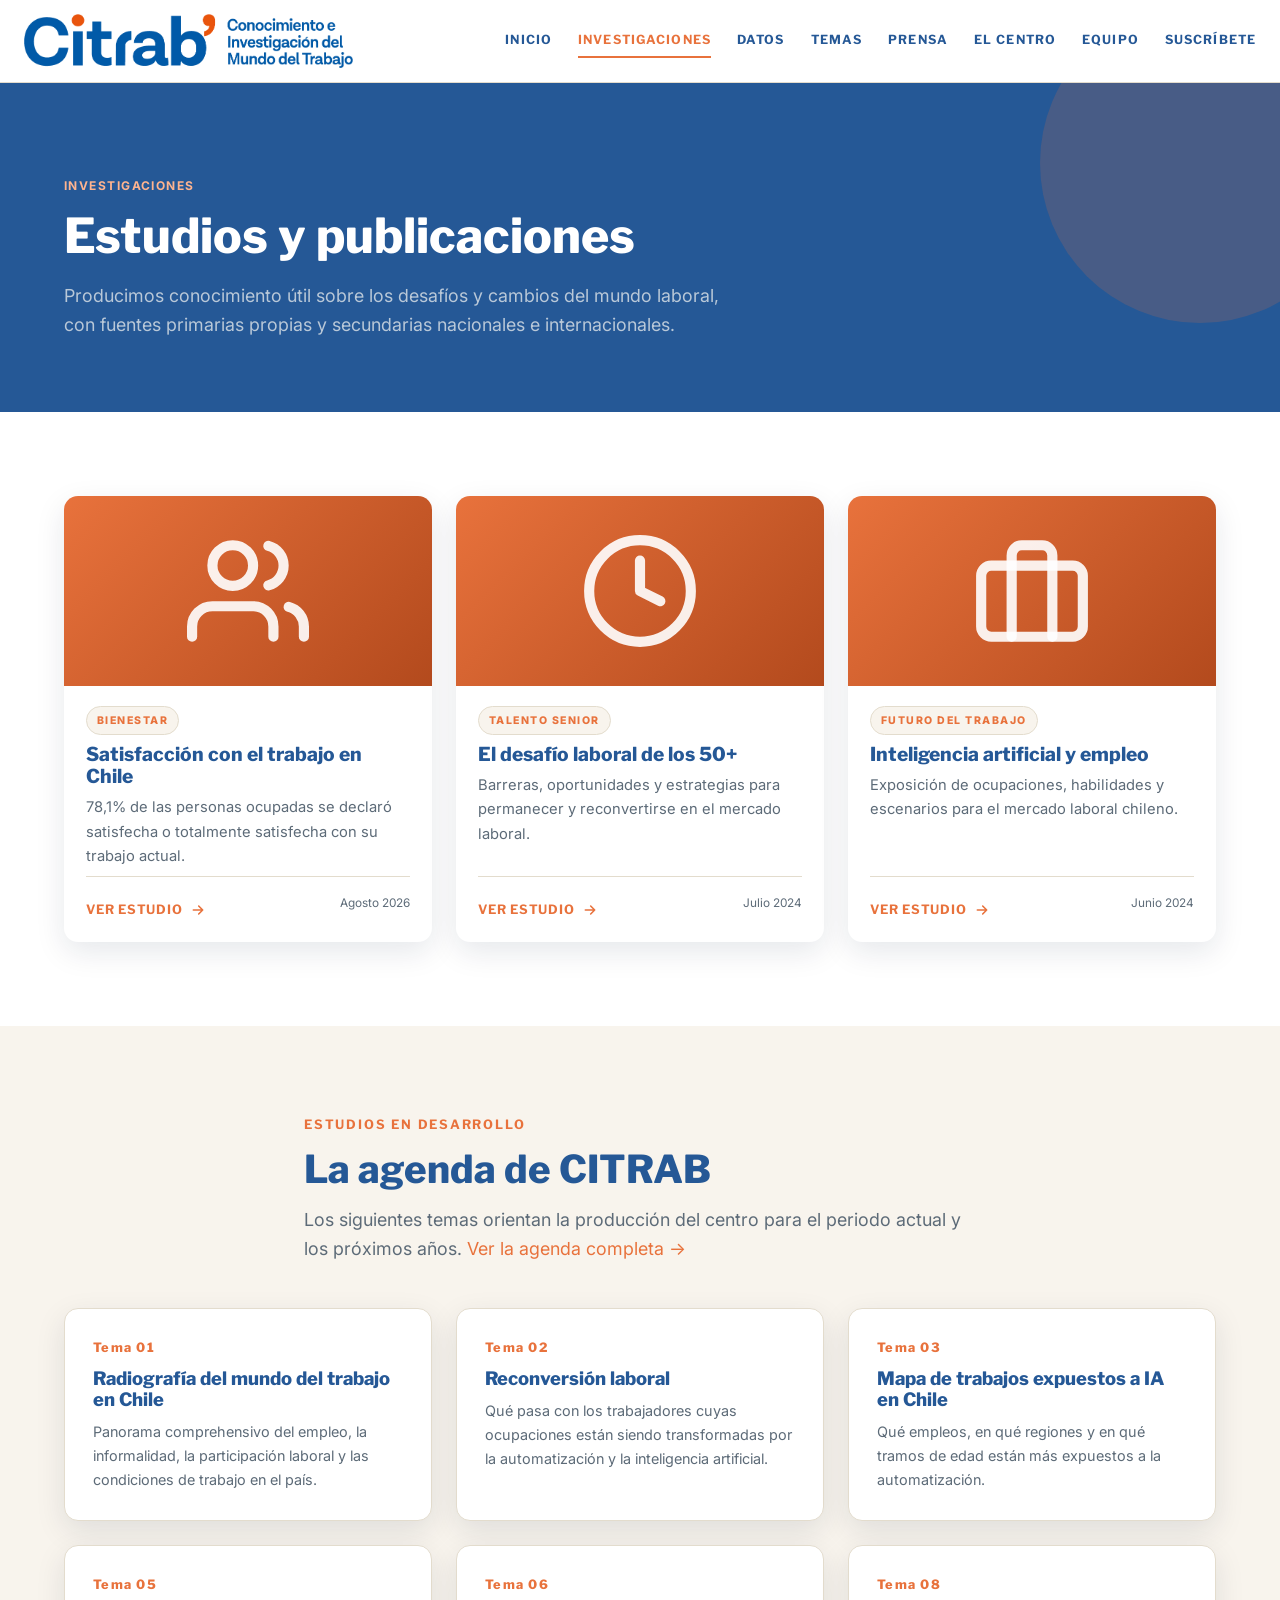
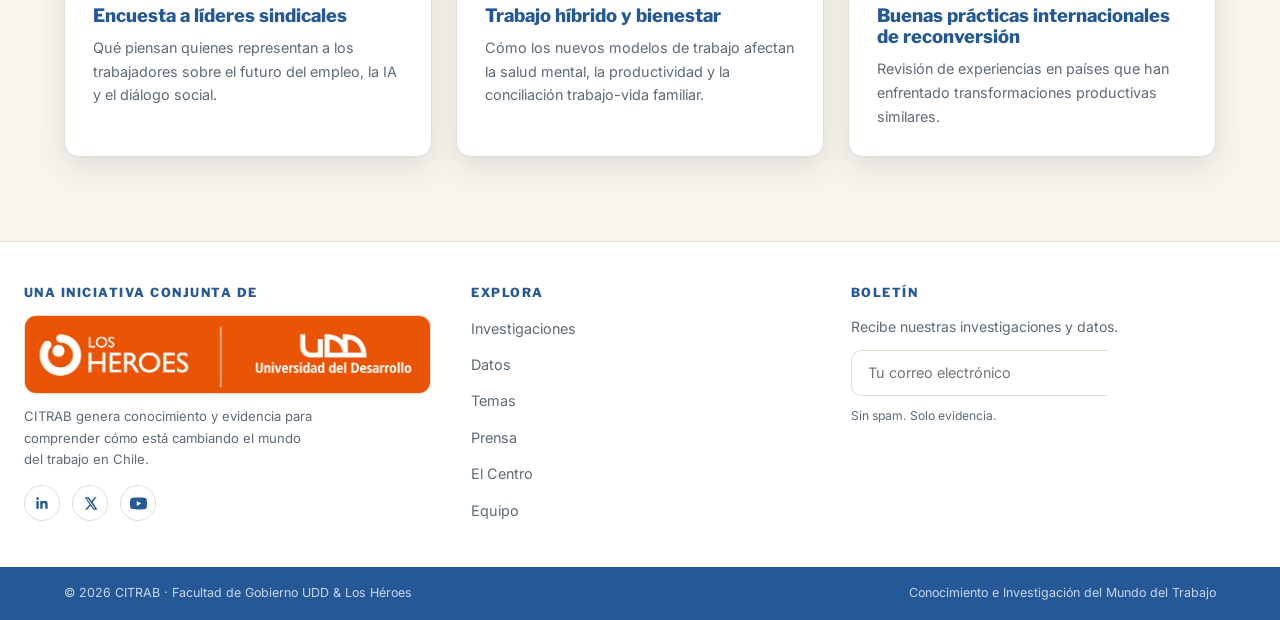
<file: investigaciones_old.html>
<!DOCTYPE html>
<html lang="es">
<head>
<meta charset="UTF-8">
<meta name="viewport" content="width=device-width, initial-scale=1.0">
<title>Investigaciones · CITRAB</title>
<meta name="description" content="Estudios y publicaciones de CITRAB sobre el mundo del trabajo y la seguridad social en Chile.">
<link rel="preconnect" href="https://fonts.googleapis.com">
<link rel="preconnect" href="https://fonts.gstatic.com" crossorigin>
<link href="https://fonts.googleapis.com/css2?family=Inter:wght@400;600;700&family=Libre+Franklin:wght@600;700;800&display=swap" rel="stylesheet">
<link rel="stylesheet" href="assets/style.css">
<link rel="icon" href="assets/logo-citrab.png" type="image/png">
</head>
<body>
<header class="site-header">
  <div class="header-inner">
    <a class="brand" href="index.html"><img src="assets/logo-citrab-nombre.png" alt="CITRAB — Conocimiento e Investigación del Mundo del Trabajo"></a>
    <nav class="main-nav">
      <a href="index.html" class="">Inicio</a><a href="investigaciones.html" class="active">Investigaciones</a><a href="datos.html" class="">Datos</a><a href="temas.html" class="">Temas</a><a href="prensa.html" class="">Prensa</a><a href="el-centro.html" class="">El Centro</a><a href="equipo.html" class="">Equipo</a>
      <a href="suscribete.html">Suscríbete</a>
    </nav>
  </div>
</header>
<main>

<section class="page-hero">
  <div class="container">
    <span class="crumb">Investigaciones</span>
    <h1>Estudios y publicaciones</h1>
    <p class="lead">Producimos conocimiento útil sobre los desafíos y cambios del mundo laboral, con fuentes primarias propias y secundarias nacionales e internacionales.</p>
  </div>
</section>

<section class="section">
  <div class="container grid-3">
    <article class="study-card">
      <div class="thumb t1"><svg width="122" height="122" viewBox="0 0 24 24" fill="none" stroke="currentColor" stroke-width="2" stroke-linecap="round" stroke-linejoin="round"><path d="M17 21v-2a4 4 0 0 0-4-4H5a4 4 0 0 0-4 4v2"/><circle cx="9" cy="7" r="4"/><path d="M23 21v-2a4 4 0 0 0-3-3.87"/><path d="M16 3.13a4 4 0 0 1 0 7.75"/></svg></div>
      <div class="body">
        <span class="chip">Bienestar</span>
        <h3>Satisfacción con el trabajo en Chile</h3>
        <p>78,1% de las personas ocupadas se declaró satisfecha o totalmente satisfecha con su trabajo actual.</p>
        <div class="foot"><a class="link-arrow" href="reportes/Reporte_1.pdf">Ver estudio <svg width="16" height="16" viewBox="0 0 24 24" fill="none" stroke="currentColor" stroke-width="2.4" stroke-linecap="round" stroke-linejoin="round"><path d="M5 12h14M13 6l6 6-6 6"/></svg></a><span class="date">Agosto 2026</span></div>
      </div>
    </article>
    <article class="study-card">
      <div class="thumb t2"><svg width="122" height="122" viewBox="0 0 24 24" fill="none" stroke="currentColor" stroke-width="2" stroke-linecap="round" stroke-linejoin="round"><circle cx="12" cy="12" r="10"/><path d="M12 6v6l4 2"/></svg></div>
      <div class="body">
        <span class="chip">Talento senior</span>
        <h3>El desafío laboral de los 50+</h3>
        <p>Barreras, oportunidades y estrategias para permanecer y reconvertirse en el mercado laboral.</p>
        <div class="foot"><a class="link-arrow" href="temas.html">Ver estudio <svg width="16" height="16" viewBox="0 0 24 24" fill="none" stroke="currentColor" stroke-width="2.4" stroke-linecap="round" stroke-linejoin="round"><path d="M5 12h14M13 6l6 6-6 6"/></svg></a><span class="date">Julio 2024</span></div>
      </div>
    </article>
    <article class="study-card">
      <div class="thumb t3"><svg width="122" height="122" viewBox="0 0 24 24" fill="none" stroke="currentColor" stroke-width="2" stroke-linecap="round" stroke-linejoin="round"><rect x="2" y="7" width="20" height="14" rx="2"/><path d="M16 21V5a2 2 0 0 0-2-2h-4a2 2 0 0 0-2 2v16"/></svg></div>
      <div class="body">
        <span class="chip">Futuro del trabajo</span>
        <h3>Inteligencia artificial y empleo</h3>
        <p>Exposición de ocupaciones, habilidades y escenarios para el mercado laboral chileno.</p>
        <div class="foot"><a class="link-arrow" href="temas.html">Ver estudio <svg width="16" height="16" viewBox="0 0 24 24" fill="none" stroke="currentColor" stroke-width="2.4" stroke-linecap="round" stroke-linejoin="round"><path d="M5 12h14M13 6l6 6-6 6"/></svg></a><span class="date">Junio 2024</span></div>
      </div>
    </article>
  </div>
</section>
<section class="section tinted">
  <div class="container section-head">
    <span class="eyebrow">Estudios en desarrollo</span>
    <h2>La agenda de CITRAB</h2>
    <p class="lead">Los siguientes temas orientan la producción del centro para el periodo actual y los próximos años. <a href="temas.html">Ver la agenda completa →</a></p>
  </div>
  <div class="container grid-3">
    <div class="info-card"><span class="num">Tema 01</span><h3>Radiografía del mundo del trabajo en Chile</h3><p>Panorama comprehensivo del empleo, la informalidad, la participación laboral y las condiciones de trabajo en el país.</p></div>
    <div class="info-card"><span class="num">Tema 02</span><h3>Reconversión laboral</h3><p>Qué pasa con los trabajadores cuyas ocupaciones están siendo transformadas por la automatización y la inteligencia artificial.</p></div>
    <div class="info-card"><span class="num">Tema 03</span><h3>Mapa de trabajos expuestos a IA en Chile</h3><p>Qué empleos, en qué regiones y en qué tramos de edad están más expuestos a la automatización.</p></div>
    <div class="info-card"><span class="num">Tema 05</span><h3>Encuesta a líderes sindicales</h3><p>Qué piensan quienes representan a los trabajadores sobre el futuro del empleo, la IA y el diálogo social.</p></div>
    <div class="info-card"><span class="num">Tema 06</span><h3>Trabajo híbrido y bienestar</h3><p>Cómo los nuevos modelos de trabajo afectan la salud mental, la productividad y la conciliación trabajo-vida familiar.</p></div>
    <div class="info-card"><span class="num">Tema 08</span><h3>Buenas prácticas internacionales de reconversión</h3><p>Revisión de experiencias en países que han enfrentado transformaciones productivas similares.</p></div>
  </div>
</section>

</main>
<footer class="site-footer">
  <div class="footer-main">
    <div class="footer-brand">
      <h4>Una iniciativa conjunta de</h4>
      <img class="band" src="assets/band-socios.png" alt="Los Héroes y Universidad del Desarrollo">
      <p>CITRAB genera conocimiento y evidencia para comprender cómo está cambiando el mundo del trabajo en Chile.</p>
      <div class="social">
        <a href="#" aria-label="LinkedIn"><svg width="16" height="16" viewBox="0 0 24 24" fill="currentColor"><path d="M20.45 20.45h-3.55v-5.57c0-1.33-.03-3.04-1.85-3.04-1.85 0-2.14 1.45-2.14 2.94v5.67H9.36V9h3.41v1.56h.05c.47-.9 1.63-1.85 3.36-1.85 3.6 0 4.27 2.37 4.27 5.46v6.28zM5.34 7.43a2.06 2.06 0 1 1 0-4.12 2.06 2.06 0 0 1 0 4.12zM7.12 20.45H3.55V9h3.57v11.45z"/></svg></a>
        <a href="#" aria-label="X"><svg width="15" height="15" viewBox="0 0 24 24" fill="currentColor"><path d="M18.9 2H22l-6.77 7.74L23.2 22h-6.23l-4.88-6.38L6.5 22H3.36l7.24-8.28L2.8 2h6.39l4.41 5.83L18.9 2zm-1.1 18.1h1.72L7.7 3.8H5.85L17.8 20.1z"/></svg></a>
        <a href="#" aria-label="YouTube"><svg width="17" height="17" viewBox="0 0 24 24" fill="currentColor"><path d="M23.5 6.2a3 3 0 0 0-2.1-2.1C19.5 3.5 12 3.5 12 3.5s-7.5 0-9.4.6A3 3 0 0 0 .5 6.2 31 31 0 0 0 0 12a31 31 0 0 0 .5 5.8 3 3 0 0 0 2.1 2.1c1.9.6 9.4.6 9.4.6s7.5 0 9.4-.6a3 3 0 0 0 2.1-2.1A31 31 0 0 0 24 12a31 31 0 0 0-.5-5.8zM9.6 15.6V8.4l6.3 3.6-6.3 3.6z"/></svg></a>
      </div>
    </div>
    <div>
      <h4>Explora</h4>
      <ul class="footer-links">
        <li><a href="investigaciones.html">Investigaciones</a></li>
        <li><a href="datos.html">Datos</a></li>
        <li><a href="temas.html">Temas</a></li>
        <li><a href="prensa.html">Prensa</a></li>
        <li><a href="el-centro.html">El Centro</a></li>
        <li><a href="equipo.html">Equipo</a></li>
      </ul>
    </div>
    <div>
      <h4>Boletín</h4>
      <p style="font-size:.88rem;color:var(--muted);margin-bottom:12px">Recibe nuestras investigaciones y datos.</p>
      <form class="form-inline" action="https://formspree.io/f/xaenklbl" method="post">
        <input type="email" name="email" placeholder="Tu correo electrónico" required>
        <button class="btn btn-orange" type="submit">Suscribirme</button>
      </form>
      <p class="form-note">Sin spam. Solo evidencia.</p>
    </div>
  </div>
  <div class="footer-bottom">
    <div class="container">
      <span>© 2026 CITRAB · Facultad de Gobierno UDD &amp; Los Héroes</span>
      <span>Conocimiento e Investigación del Mundo del Trabajo</span>
    </div>
  </div>
</footer>
</body>
</html>
</file>
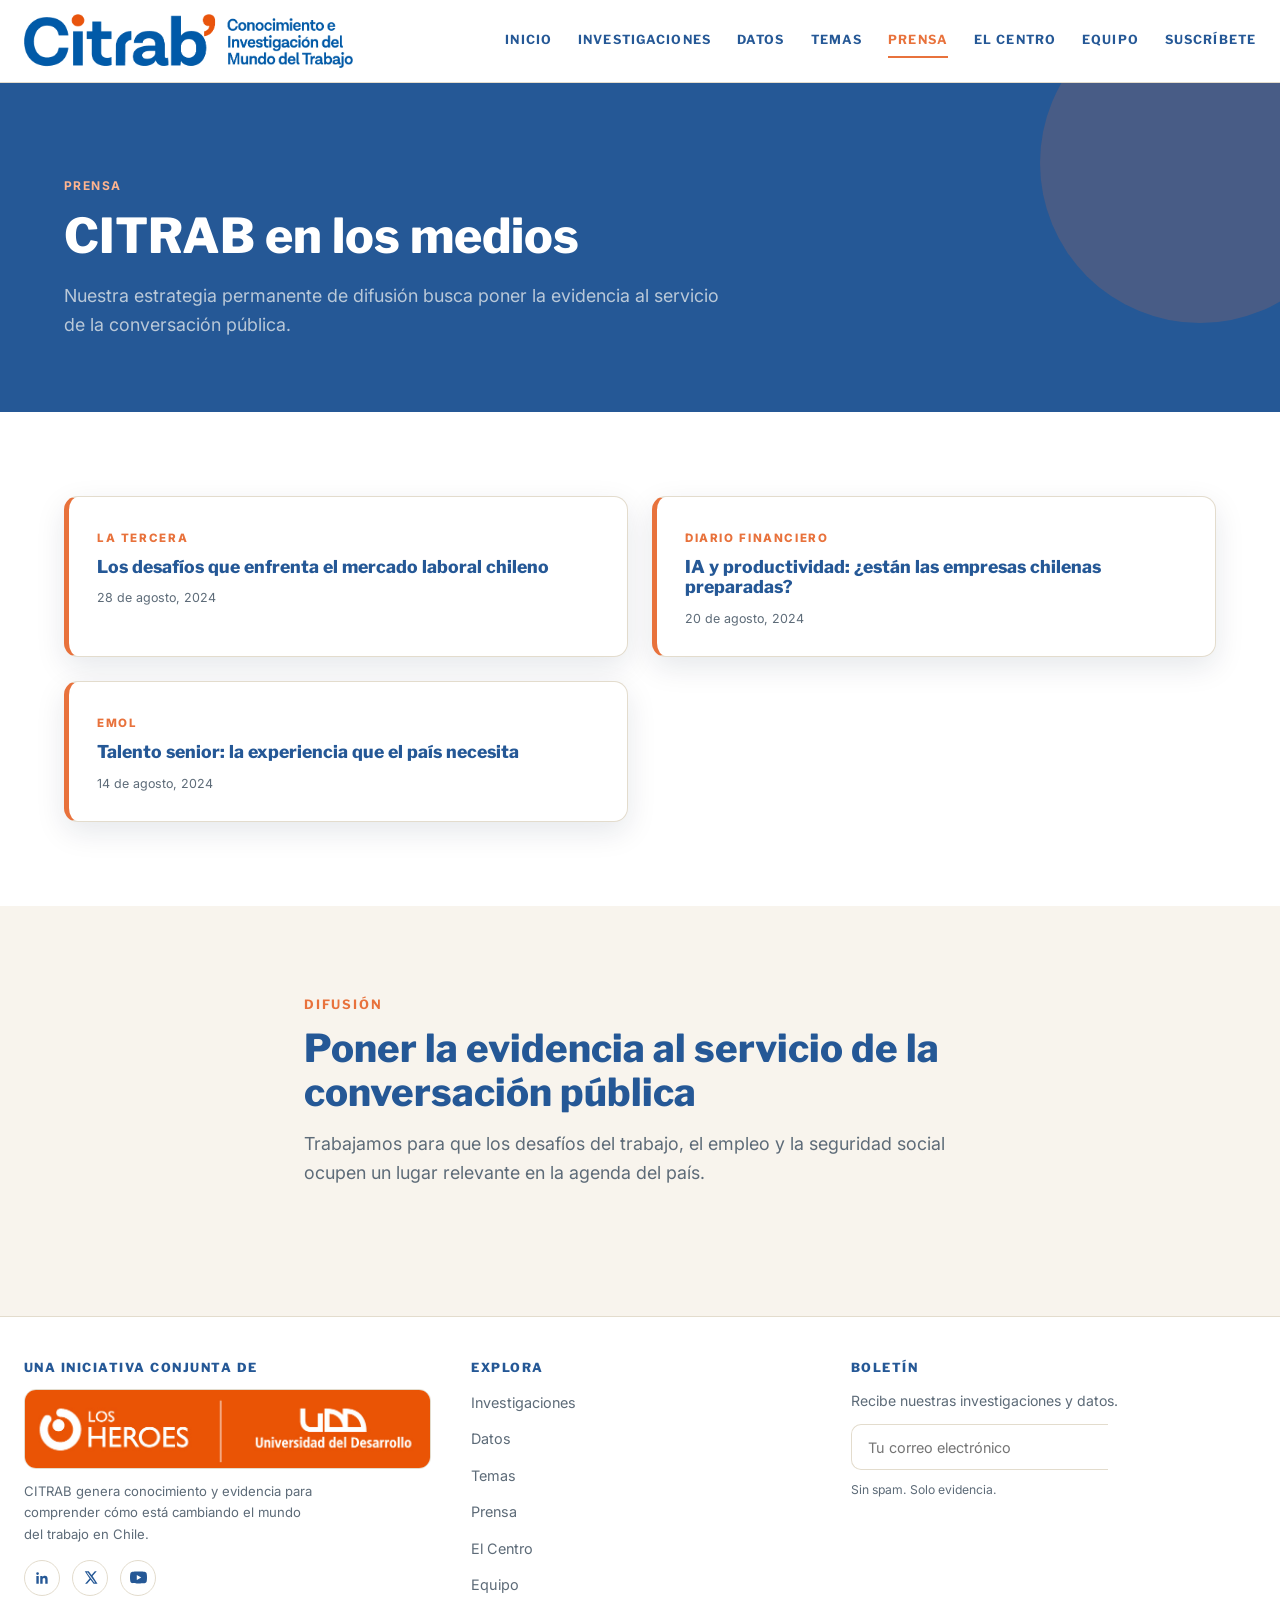
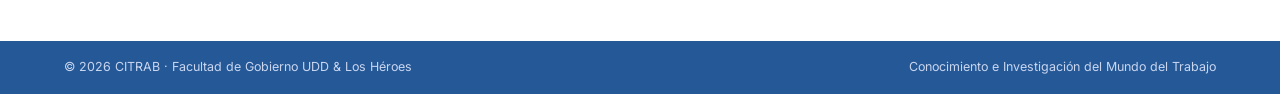
<file: prensa.html>
<!DOCTYPE html>
<html lang="es">
<head>
<meta charset="UTF-8">
<meta name="viewport" content="width=device-width, initial-scale=1.0">
<title>Prensa · CITRAB</title>
<meta name="description" content="CITRAB en los medios: cobertura de prensa sobre mercado laboral, talento senior e IA.">
<link rel="preconnect" href="https://fonts.googleapis.com">
<link rel="preconnect" href="https://fonts.gstatic.com" crossorigin>
<link href="https://fonts.googleapis.com/css2?family=Inter:wght@400;600;700&family=Libre+Franklin:wght@600;700;800&display=swap" rel="stylesheet">
<link rel="stylesheet" href="assets/style.css">
<link rel="icon" href="assets/logo-citrab.png" type="image/png">
</head>
<body>
<header class="site-header">
  <div class="header-inner">
    <a class="brand" href="index.html"><img src="assets/logo-citrab-nombre.png" alt="CITRAB — Conocimiento e Investigación del Mundo del Trabajo"></a>
    <nav class="main-nav">
      <a href="index.html" class="">Inicio</a><a href="investigaciones.html" class="">Investigaciones</a><a href="datos.html" class="">Datos</a><a href="temas.html" class="">Temas</a><a href="prensa.html" class="active">Prensa</a><a href="el-centro.html" class="">El Centro</a><a href="equipo.html" class="">Equipo</a>
      <a href="suscribete.html">Suscríbete</a>
    </nav>
  </div>
</header>
<main>

<section class="page-hero">
  <div class="container">
    <span class="crumb">Prensa</span>
    <h1>CITRAB en los medios</h1>
    <p class="lead">Nuestra estrategia permanente de difusión busca poner la evidencia al servicio de la conversación pública.</p>
  </div>
</section>

<section class="section">
  <div class="container grid-2">
    <article class="press-card">
      <span class="src">La Tercera</span>
      <h3>Los desafíos que enfrenta el mercado laboral chileno</h3>
      <span class="date">28 de agosto, 2024</span>
    </article>
    <article class="press-card">
      <span class="src">Diario Financiero</span>
      <h3>IA y productividad: ¿están las empresas chilenas preparadas?</h3>
      <span class="date">20 de agosto, 2024</span>
    </article>
    <article class="press-card">
      <span class="src">Emol</span>
      <h3>Talento senior: la experiencia que el país necesita</h3>
      <span class="date">14 de agosto, 2024</span>
    </article>
  </div>
</section>
<section class="section tinted">
  <div class="container section-head">
    <span class="eyebrow">Difusión</span>
    <h2>Poner la evidencia al servicio de la conversación pública</h2>
    <p class="lead">Trabajamos para que los desafíos del trabajo, el empleo y la seguridad social ocupen un lugar relevante en la agenda del país.</p>
  </div>
</section>

</main>
<footer class="site-footer">
  <div class="footer-main">
    <div class="footer-brand">
      <h4>Una iniciativa conjunta de</h4>
      <img class="band" src="assets/band-socios.png" alt="Los Héroes y Universidad del Desarrollo">
      <p>CITRAB genera conocimiento y evidencia para comprender cómo está cambiando el mundo del trabajo en Chile.</p>
      <div class="social">
        <a href="#" aria-label="LinkedIn"><svg width="16" height="16" viewBox="0 0 24 24" fill="currentColor"><path d="M20.45 20.45h-3.55v-5.57c0-1.33-.03-3.04-1.85-3.04-1.85 0-2.14 1.45-2.14 2.94v5.67H9.36V9h3.41v1.56h.05c.47-.9 1.63-1.85 3.36-1.85 3.6 0 4.27 2.37 4.27 5.46v6.28zM5.34 7.43a2.06 2.06 0 1 1 0-4.12 2.06 2.06 0 0 1 0 4.12zM7.12 20.45H3.55V9h3.57v11.45z"/></svg></a>
        <a href="#" aria-label="X"><svg width="15" height="15" viewBox="0 0 24 24" fill="currentColor"><path d="M18.9 2H22l-6.77 7.74L23.2 22h-6.23l-4.88-6.38L6.5 22H3.36l7.24-8.28L2.8 2h6.39l4.41 5.83L18.9 2zm-1.1 18.1h1.72L7.7 3.8H5.85L17.8 20.1z"/></svg></a>
        <a href="#" aria-label="YouTube"><svg width="17" height="17" viewBox="0 0 24 24" fill="currentColor"><path d="M23.5 6.2a3 3 0 0 0-2.1-2.1C19.5 3.5 12 3.5 12 3.5s-7.5 0-9.4.6A3 3 0 0 0 .5 6.2 31 31 0 0 0 0 12a31 31 0 0 0 .5 5.8 3 3 0 0 0 2.1 2.1c1.9.6 9.4.6 9.4.6s7.5 0 9.4-.6a3 3 0 0 0 2.1-2.1A31 31 0 0 0 24 12a31 31 0 0 0-.5-5.8zM9.6 15.6V8.4l6.3 3.6-6.3 3.6z"/></svg></a>
      </div>
    </div>
    <div>
      <h4>Explora</h4>
      <ul class="footer-links">
        <li><a href="investigaciones.html">Investigaciones</a></li>
        <li><a href="datos.html">Datos</a></li>
        <li><a href="temas.html">Temas</a></li>
        <li><a href="prensa.html">Prensa</a></li>
        <li><a href="el-centro.html">El Centro</a></li>
        <li><a href="equipo.html">Equipo</a></li>
      </ul>
    </div>
    <div>
      <h4>Boletín</h4>
      <p style="font-size:.88rem;color:var(--muted);margin-bottom:12px">Recibe nuestras investigaciones y datos.</p>
      <form class="form-inline" action="https://formspree.io/f/xaenklbl" method="post">
        <input type="email" name="email" placeholder="Tu correo electrónico" required>
        <button class="btn btn-orange" type="submit">Suscribirme</button>
      </form>
      <p class="form-note">Sin spam. Solo evidencia.</p>
    </div>
  </div>
  <div class="footer-bottom">
    <div class="container">
      <span>© 2026 CITRAB · Facultad de Gobierno UDD &amp; Los Héroes</span>
      <span>Conocimiento e Investigación del Mundo del Trabajo</span>
    </div>
  </div>
</footer>
</body>
</html>
</file>
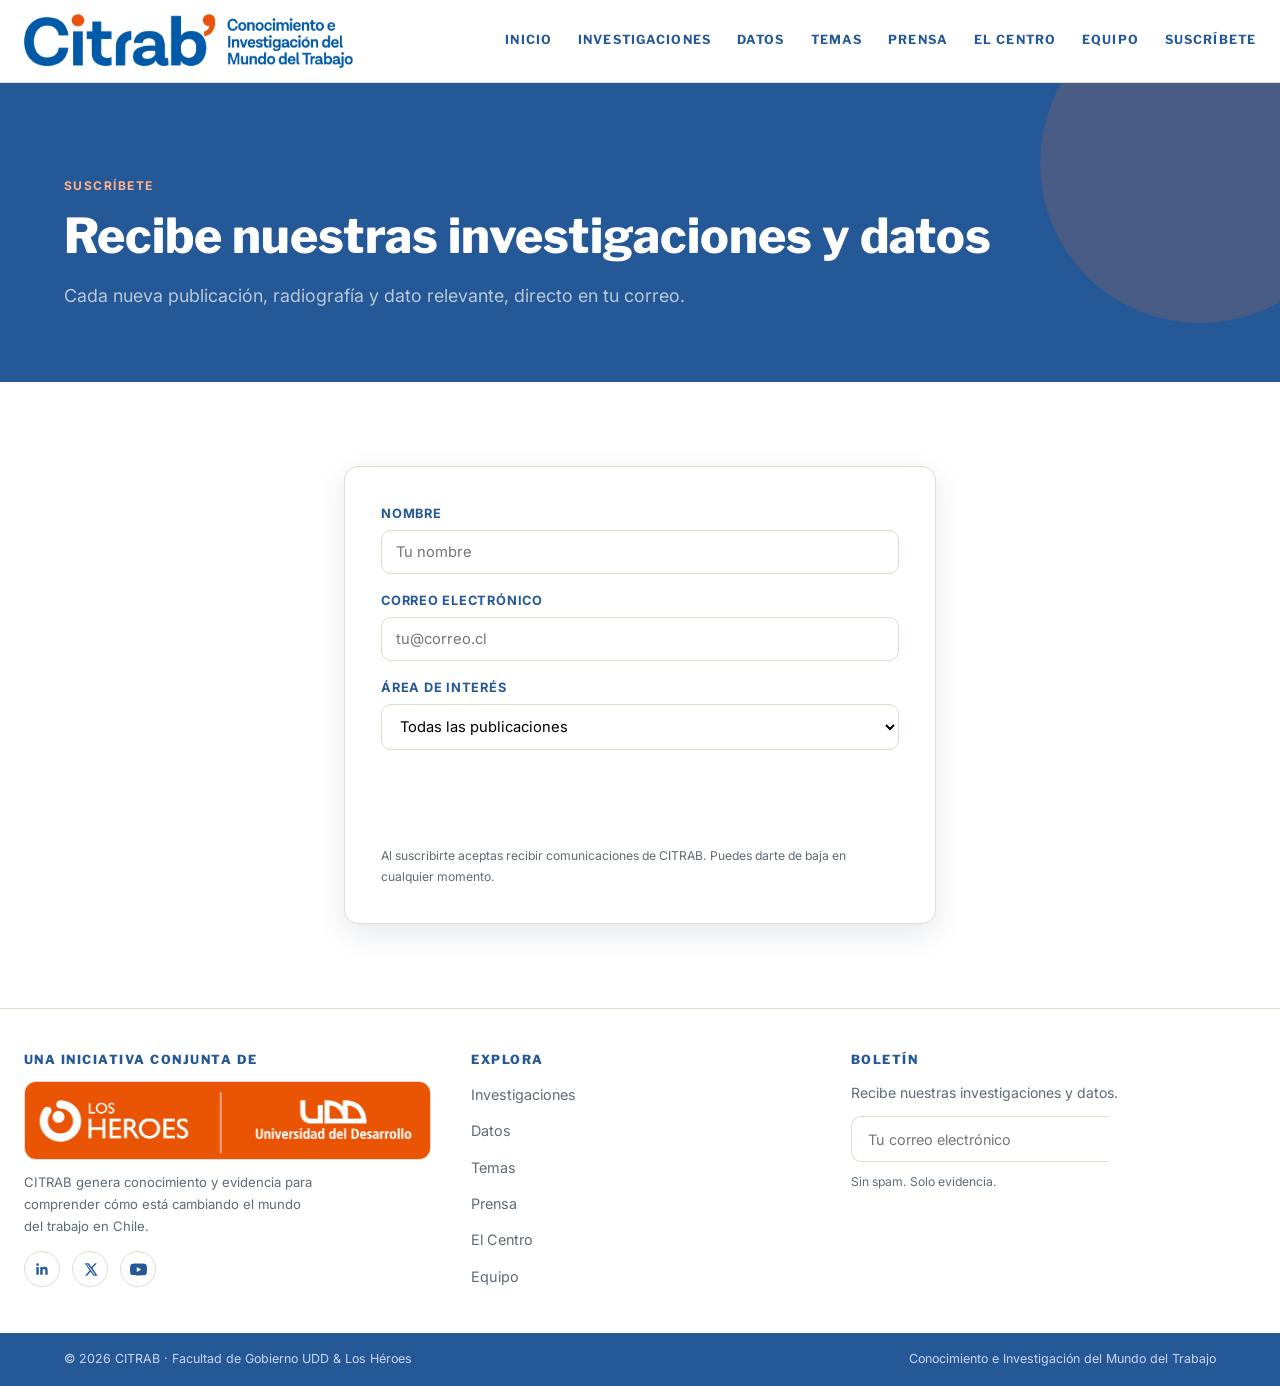
<file: suscribete.html>
<!DOCTYPE html>
<html lang="es">
<head>
<meta charset="UTF-8">
<meta name="viewport" content="width=device-width, initial-scale=1.0">
<title>Suscríbete · CITRAB</title>
<meta name="description" content="Suscríbete al boletín de CITRAB y recibe investigaciones y datos.">
<link rel="preconnect" href="https://fonts.googleapis.com">
<link rel="preconnect" href="https://fonts.gstatic.com" crossorigin>
<link href="https://fonts.googleapis.com/css2?family=Inter:wght@400;600;700&family=Libre+Franklin:wght@600;700;800&display=swap" rel="stylesheet">
<link rel="stylesheet" href="assets/style.css">
<link rel="icon" href="assets/logo-citrab.png" type="image/png">
</head>
<body>
<header class="site-header">
  <div class="header-inner">
    <a class="brand" href="index.html"><img src="assets/logo-citrab-nombre.png" alt="CITRAB — Conocimiento e Investigación del Mundo del Trabajo"></a>
    <nav class="main-nav">
      <a href="index.html" class="">Inicio</a><a href="investigaciones.html" class="">Investigaciones</a><a href="datos.html" class="">Datos</a><a href="temas.html" class="">Temas</a><a href="prensa.html" class="">Prensa</a><a href="el-centro.html" class="">El Centro</a><a href="equipo.html" class="">Equipo</a>
      <a href="suscribete.html">Suscríbete</a>
    </nav>
  </div>
</header>
<main>

<section class="page-hero">
  <div class="container">
    <span class="crumb">Suscríbete</span>
    <h1>Recibe nuestras investigaciones y datos</h1>
    <p class="lead">Cada nueva publicación, radiografía y dato relevante, directo en tu correo.</p>
  </div>
</section>

<section class="section">
  <div class="container" style="max-width:640px">
    <form action="https://formspree.io/f/xaenklbl" method="post" style="background:#fff;border:1px solid var(--line);border-radius:var(--radius);padding:36px;box-shadow:var(--shadow);display:flex;flex-direction:column;gap:16px">
      <div>
        <label for="nombre" style="display:block;font-size:.8rem;font-weight:700;letter-spacing:.06em;text-transform:uppercase;color:var(--navy);margin-bottom:6px">Nombre</label>
        <input id="nombre" name="nombre" type="text" placeholder="Tu nombre" style="width:100%;border:1px solid var(--line);border-radius:10px;padding:12px 14px;font-family:var(--font-body);font-size:.92rem;outline:none">
      </div>
      <div>
        <label for="email" style="display:block;font-size:.8rem;font-weight:700;letter-spacing:.06em;text-transform:uppercase;color:var(--navy);margin-bottom:6px">Correo electrónico</label>
        <input id="email" name="email" type="email" required placeholder="tu@correo.cl" style="width:100%;border:1px solid var(--line);border-radius:10px;padding:12px 14px;font-family:var(--font-body);font-size:.92rem;outline:none">
      </div>
      <div>
        <label for="interes" style="display:block;font-size:.8rem;font-weight:700;letter-spacing:.06em;text-transform:uppercase;color:var(--navy);margin-bottom:6px">Área de interés</label>
        <select id="interes" name="interes" style="width:100%;border:1px solid var(--line);border-radius:10px;padding:12px 14px;font-family:var(--font-body);font-size:.92rem;background:#fff">
          <option>Todas las publicaciones</option>
          <option>Generaciones y mercado laboral</option>
          <option>Talento senior 50+</option>
          <option>Inteligencia artificial y empleo</option>
          <option>Reconversión laboral</option>
          <option>Sindicatos y diálogo social</option>
        </select>
      </div>
      <button class="btn btn-orange" type="submit" style="justify-content:center;margin-top:8px">Suscribirme</button>
      <p class="form-note">Al suscribirte aceptas recibir comunicaciones de CITRAB. Puedes darte de baja en cualquier momento.</p>
    </form>
  </div>
</section>

</main>
<footer class="site-footer">
  <div class="footer-main">
    <div class="footer-brand">
      <h4>Una iniciativa conjunta de</h4>
      <img class="band" src="assets/band-socios.png" alt="Los Héroes y Universidad del Desarrollo">
      <p>CITRAB genera conocimiento y evidencia para comprender cómo está cambiando el mundo del trabajo en Chile.</p>
      <div class="social">
        <a href="#" aria-label="LinkedIn"><svg width="16" height="16" viewBox="0 0 24 24" fill="currentColor"><path d="M20.45 20.45h-3.55v-5.57c0-1.33-.03-3.04-1.85-3.04-1.85 0-2.14 1.45-2.14 2.94v5.67H9.36V9h3.41v1.56h.05c.47-.9 1.63-1.85 3.36-1.85 3.6 0 4.27 2.37 4.27 5.46v6.28zM5.34 7.43a2.06 2.06 0 1 1 0-4.12 2.06 2.06 0 0 1 0 4.12zM7.12 20.45H3.55V9h3.57v11.45z"/></svg></a>
        <a href="#" aria-label="X"><svg width="15" height="15" viewBox="0 0 24 24" fill="currentColor"><path d="M18.9 2H22l-6.77 7.74L23.2 22h-6.23l-4.88-6.38L6.5 22H3.36l7.24-8.28L2.8 2h6.39l4.41 5.83L18.9 2zm-1.1 18.1h1.72L7.7 3.8H5.85L17.8 20.1z"/></svg></a>
        <a href="#" aria-label="YouTube"><svg width="17" height="17" viewBox="0 0 24 24" fill="currentColor"><path d="M23.5 6.2a3 3 0 0 0-2.1-2.1C19.5 3.5 12 3.5 12 3.5s-7.5 0-9.4.6A3 3 0 0 0 .5 6.2 31 31 0 0 0 0 12a31 31 0 0 0 .5 5.8 3 3 0 0 0 2.1 2.1c1.9.6 9.4.6 9.4.6s7.5 0 9.4-.6a3 3 0 0 0 2.1-2.1A31 31 0 0 0 24 12a31 31 0 0 0-.5-5.8zM9.6 15.6V8.4l6.3 3.6-6.3 3.6z"/></svg></a>
      </div>
    </div>
    <div>
      <h4>Explora</h4>
      <ul class="footer-links">
        <li><a href="investigaciones.html">Investigaciones</a></li>
        <li><a href="datos.html">Datos</a></li>
        <li><a href="temas.html">Temas</a></li>
        <li><a href="prensa.html">Prensa</a></li>
        <li><a href="el-centro.html">El Centro</a></li>
        <li><a href="equipo.html">Equipo</a></li>
      </ul>
    </div>
    <div>
      <h4>Boletín</h4>
      <p style="font-size:.88rem;color:var(--muted);margin-bottom:12px">Recibe nuestras investigaciones y datos.</p>
      <form class="form-inline" action="#" method="post">
        <input type="email" name="email" placeholder="Tu correo electrónico" required>
        <button class="btn btn-orange" type="submit">Suscribirme</button>
      </form>
      <p class="form-note">Sin spam. Solo evidencia.</p>
    </div>
  </div>
  <div class="footer-bottom">
    <div class="container">
      <span>© 2026 CITRAB · Facultad de Gobierno UDD &amp; Los Héroes</span>
      <span>Conocimiento e Investigación del Mundo del Trabajo</span>
    </div>
  </div>
</footer>
</body>
</html>
</file>
<file: assets/style.css>
/* ============================================================
   CITRAB — Centro de Investigación Aplicada sobre el Trabajo
   y la Seguridad Social · hoja de estilos compartida

  --navy:#0033a1;
   ============================================================ */
:root{
  --navy:#255896;
  --navy-dark:#255896;
  --navy-soft:#1a4bb0;
  --orange:#e8723c;
  --orange-dark:#cf5d2a;
  --cream:#f8f4ed;
  --sand:#efe8dc;
  --ink:#232a31;
  --muted:#5d6b78;
  --line:#e3dccd;
  --white:#ffffff;
  --radius:14px;
  --shadow:0 10px 30px rgba(13,34,55,.10);
  --font-head:'Libre Franklin',system-ui,sans-serif;
  --font-body:'Inter',system-ui,sans-serif;
}
*{margin:0;padding:0;box-sizing:border-box}
html{scroll-behavior:smooth}
body{font-family:var(--font-body);color:var(--ink);background:var(--white);line-height:1.65;font-size:16px}
h1,h2,h3,h4{font-family:var(--font-head);line-height:1.15;color:var(--navy);font-weight:800}
a{color:var(--orange);text-decoration:none}
a:hover{color:var(--orange-dark)}
img{max-width:100%;display:block}
.container{max-width:1200px;margin:0 auto;padding:0 24px}
.eyebrow{font-family:var(--font-head);font-weight:700;font-size:.8rem;letter-spacing:.14em;text-transform:uppercase;color:var(--orange)}
.lead{font-size:1.12rem;color:var(--muted);max-width:60ch}

/* ---------- Header ---------- */
.site-header{position:sticky;top:0;z-index:50;background:rgba(255,255,255,.97);backdrop-filter:blur(6px);border-bottom:1px solid var(--line)}
.header-inner{max-width:1280px;margin:0 auto;padding:14px 24px;display:flex;align-items:center;gap:28px}
.brand img{height:54px;width:auto}
.main-nav{margin-left:auto;display:flex;align-items:center;gap:26px;flex-wrap:wrap}
.main-nav a{font-family:var(--font-head);font-size:.78rem;font-weight:700;letter-spacing:.09em;text-transform:uppercase;color:var(--navy);padding:6px 0;border-bottom:2px solid transparent}
.main-nav a:hover,.main-nav a.active{color:var(--orange);border-bottom-color:var(--orange)}
.btn{display:inline-flex;align-items:center;gap:10px;font-family:var(--font-head);font-weight:700;font-size:.82rem;letter-spacing:.05em;text-transform:uppercase;padding:13px 22px;border-radius:999px;border:2px solid transparent;cursor:pointer;transition:all .2s ease}
.btn svg{transition:transform .2s ease}
.btn:hover svg{transform:translateX(4px)}
.btn-orange{background:var(--white);color:#fff}
.btn-orange:hover{background:var(--orange-dark);color:#fff}
.btn-navy{background:var(--navy);color:#fff}
.btn-navy:hover{background:var(--navy-dark);color:#fff}
.btn-outline{background:transparent;color:var(--navy);border-color:var(--navy)}
.btn-outline:hover{background:var(--navy);color:#fff}
.btn-sm{padding:9px 18px;font-size:.75rem}

/* ---------- Hero (home) ---------- */
.hero{background:var(--cream);overflow:hidden}
.hero-inner{max-width:1280px;margin:0 auto;display:grid;grid-template-columns:1fr 1fr;min-height:560px}
.hero-copy{padding:72px 24px 72px 48px;display:flex;flex-direction:column;justify-content:center;gap:26px}
.hero-copy h1{font-size:clamp(2.4rem,4.6vw,4rem);letter-spacing:-.01em}
.hero-copy h1 .accent{color:var(--orange)}
.hero-copy .rule{width:64px;height:4px;background:var(--orange);border-radius:2px}
.hero-copy p{max-width:44ch;color:var(--muted);font-size:1.08rem}
.hero-actions{display:flex;gap:16px;flex-wrap:wrap}
.hero-media{position:relative;min-height:420px;overflow:hidden;background:var(--navy);
  clip-path:polygon(10% 0,100% 0,100% 100%,0 100%);display:flex;align-items:flex-end;justify-content:flex-end}
.hero-slides{position:absolute;inset:0}
.hero-slide{position:absolute;inset:0;width:100%;height:100%;max-width:none;object-fit:cover;opacity:0;transition:opacity 1.2s ease}
.hero-slide:nth-child(1){object-position:35% 40%}
.hero-slide:nth-child(2){object-position:28% 30%}
.hero-slide.is-active{opacity:1}
.hero-slides::after{content:"";position:absolute;inset:0;background:linear-gradient(180deg,rgba(0,51,161,.08) 0%,rgba(0,51,161,.22) 55%,rgba(0,51,161,.65) 100%),linear-gradient(90deg,rgba(0,51,161,.22),rgba(0,51,161,0) 40%)}
.hero-dots{position:absolute;left:14%;bottom:28px;z-index:2;display:flex;gap:10px}
.hero-dots button{width:12px;height:12px;border-radius:50%;border:2px solid #fff;background:transparent;cursor:pointer;padding:0;transition:background .2s ease,transform .2s ease}
.hero-dots button.is-active{background:var(--orange);border-color:var(--orange);transform:scale(1.15)}
.hero-dots button:focus-visible{outline:2px solid #fff;outline-offset:3px}
.hero-media .hero-badge{position:relative;z-index:2;background:rgba(25,58,96,.82);border:1px solid rgba(255,255,255,.22);border-radius:20px;padding:20px 26px;color:#fff;text-align:center;backdrop-filter:blur(4px);max-width:290px;margin:0 24px 24px 0}
.hero-badge .kpi{font-family:var(--font-head);font-size:2.6rem;font-weight:800;color:var(--orange)}
.hero-badge small{font-size:.85rem;letter-spacing:.06em;text-transform:uppercase;color:#dbe6f2}
.hero-badge .kpi-row{display:flex;gap:34px;justify-content:center;margin-top:8px}
.hero-badge .kpi-row div span{display:block;font-family:var(--font-head);font-size:1.35rem;font-weight:800;color:#fff}

/* ---------- Stats band ---------- */
.stats-band{background:#fff;border-bottom:1px solid var(--line)}
.stats-grid{max-width:1280px;margin:0 auto;padding:44px 24px;display:grid;grid-template-columns:repeat(4,1fr) 1.5fr;gap:28px;align-items:center}
.stat{display:flex;gap:16px;align-items:flex-start;padding-right:24px;border-right:1px solid var(--line)}
.stat:last-of-type{border-right:none}
.stat .icon{flex:0 0 auto;width:44px;height:44px;border-radius:12px;background:var(--cream);display:grid;place-items:center;color:var(--orange)}
.stat .num{font-family:var(--font-head);font-size:2rem;font-weight:800;color:var(--navy);line-height:1.1}
.stat .lbl{font-size:.86rem;color:var(--ink);font-weight:600}
.stat .src{font-size:.72rem;color:var(--muted)}
.featured-study{background:var(--cream);border:1px solid var(--line);border-radius:var(--radius);padding:22px 24px;box-shadow:var(--shadow)}
.featured-study .tag{font-size:.72rem;font-weight:700;letter-spacing:.12em;text-transform:uppercase;color:var(--orange)}
.featured-study h3{font-size:1.2rem;margin:8px 0 6px}
.featured-study p{font-size:.86rem;color:var(--muted)}
.link-arrow{display:inline-flex;align-items:center;gap:8px;font-family:var(--font-head);font-size:.8rem;font-weight:700;letter-spacing:.06em;text-transform:uppercase;color:var(--orange);margin-top:12px}
.link-arrow svg{transition:transform .2s}
.link-arrow:hover svg{transform:translateX(4px)}

/* ---------- Dark section ---------- */
.dark-section{background:var(--navy);color:#e8eef5;padding:84px 0}
.dark-section h2{color:#fff;font-size:clamp(1.8rem,3vw,2.5rem);margin:12px 0 18px}
.dark-section .lead{color:#b9c8d8}
.dark-intro{display:grid;grid-template-columns:1fr 1fr;gap:44px;align-items:end;margin-bottom:48px}
.dark-intro .lead{margin-bottom:4px}
.link-light{color:var(--orange)}
.link-light:hover{color:#fff}
.dark-section .rule{width:56px;height:4px;background:var(--orange);border-radius:2px;margin:6px 0 0}
.study-card{background:#fff;border-radius:var(--radius);overflow:hidden;box-shadow:var(--shadow);display:flex;flex-direction:column}
.study-card .thumb{height:190px;display:grid;place-items:center;color:rgba(255,255,255,.9)}
.thumb.t1{background:linear-gradient(135deg,#e8723c, #b34a1d)}
.thumb.t2{background:linear-gradient(135deg,#e8723c, #b34a1d)}
.thumb.t3{background:linear-gradient(135deg,#e8723c, #b34a1d)}
.study-card .body{padding:20px 22px 22px;display:flex;flex-direction:column;gap:8px;flex:1}
.chip{display:inline-block;align-self:flex-start;font-size:.66rem;font-weight:800;letter-spacing:.14em;text-transform:uppercase;color:var(--orange);background:var(--cream);padding:5px 10px;border-radius:999px;border:1px solid var(--line)}
.study-card h3{font-size:1.2rem}
.study-card p{font-size:.92rem;color:var(--muted)}
.study-card .foot{margin-top:auto;display:flex;justify-content:space-between;align-items:center;padding-top:10px;border-top:1px solid var(--line)}
.study-card .date{font-size:.74rem;color:var(--muted)}
.cards-3{display:grid;grid-template-columns:repeat(3,1fr);gap:28px}
.press-block{margin-top:64px;padding-top:36px;border-top:1px solid rgba(255,255,255,.14)}
.press-head{display:flex;justify-content:space-between;align-items:baseline;gap:16px;flex-wrap:wrap;margin-bottom:22px}
.press-head .link-arrow{margin-top:0}
.press-list{display:grid;grid-template-columns:repeat(3,1fr);gap:32px}
.press-item{border-bottom:1px solid rgba(255,255,255,.14);padding-bottom:16px}
.press-item .src{font-size:.7rem;font-weight:800;letter-spacing:.14em;text-transform:uppercase;color:var(--orange)}
.press-item a{color:#fff;font-weight:600;font-size:.95rem;line-height:1.4;display:block;margin:4px 0}
.press-item a:hover{color:#ffb48f}
.press-item .date{font-size:.74rem;color:#c9d6f0}

/* ---------- Sections genéricas ---------- */
.section{padding:84px 0}
.section.tinted{background:var(--cream)}
.section-head{max-width:720px;margin-bottom:44px}
.section-head h2{font-size:clamp(1.7rem,3vw,2.4rem);margin:10px 0 14px}

/* ---------- Page hero (internas) ---------- */
.page-hero{background:var(--navy);color:#e8eef5;padding:88px 0 72px;position:relative;overflow:hidden}
.page-hero::after{content:"";position:absolute;right:-80px;top:-80px;width:320px;height:320px;border-radius:50%;background:rgba(232,114,60,.18)}
.page-hero h1{color:#fff;font-size:clamp(2rem,4vw,3rem);margin:12px 0 16px;position:relative;z-index:1}
.page-hero .lead{color:#b9c8d8;position:relative;z-index:1}
.page-hero .crumb{position:relative;z-index:1;font-size:.75rem;letter-spacing:.12em;text-transform:uppercase;color:#ffb48f;font-weight:700}

/* ---------- Cards genéricas ---------- */
.grid-3{display:grid;grid-template-columns:repeat(3,1fr);gap:24px}
.grid-2{display:grid;grid-template-columns:repeat(2,1fr);gap:24px}
.info-card{background:#fff;border:1px solid var(--line);border-radius:var(--radius);padding:28px;box-shadow:var(--shadow);display:flex;flex-direction:column;gap:10px}
.info-card .num{font-family:var(--font-head);font-size:.8rem;font-weight:800;color:var(--orange);letter-spacing:.1em}
.info-card h3{font-size:1.15rem}
.info-card p{font-size:.9rem;color:var(--muted)}
.prose{max-width:780px}
.prose p{margin-bottom:18px;color:#3a4652}
.prose strong{color:var(--navy)}
.prose h2{margin:38px 0 14px}
.prose h3{margin:28px 0 10px;font-size:1.15rem}
.prose ul{margin:0 0 18px 22px;color:#3a4652}
.prose li{margin-bottom:8px}

/* ---------- Equipo ---------- */
.team-grid{display:grid;grid-template-columns:repeat(3,1fr);gap:26px}
.team-card{background:#fff;border:1px solid var(--line);border-radius:var(--radius);overflow:hidden;box-shadow:var(--shadow)}
.team-card .avatar{height:180px;display:grid;place-items:center;font-family:var(--font-head);font-size:2.6rem;font-weight:800;color:#fff;letter-spacing:.04em}
.team-card .body{padding:22px 24px}
.team-card h3{font-size:1.08rem}
.team-card .role{font-size:.72rem;font-weight:800;letter-spacing:.12em;text-transform:uppercase;color:var(--orange);margin:4px 0 10px}
.team-card p{font-size:.85rem;color:var(--muted)}
.av1{background:linear-gradient(135deg,#1a4bb0,#0033a1)}
.av2{background:linear-gradient(135deg,#e8723c,#b34a1d)}
.av3{background:linear-gradient(135deg,#3b6b57,#1d3f33)}
.av4{background:linear-gradient(135deg,#6b4d8f,#3d2a57)}
.av5{background:linear-gradient(135deg,#8f6b2d,#5c4218)}
.av6{background:linear-gradient(135deg,#2d7a8f,#164a57)}

/* ---------- Prensa ---------- */
.press-card{background:#fff;border:1px solid var(--line);border-left:5px solid var(--orange);border-radius:var(--radius);padding:26px 28px;box-shadow:var(--shadow)}
.press-card .src{font-size:.72rem;font-weight:800;letter-spacing:.14em;text-transform:uppercase;color:var(--orange)}
.press-card h3{font-size:1.1rem;margin:8px 0 6px}
.press-card .date{font-size:.78rem;color:var(--muted)}

/* ---------- Formulario ---------- */
.form-inline{display:flex;gap:0;max-width:520px}
.form-inline input{flex:1;border:1px solid var(--line);border-right:none;border-radius:10px 0 0 10px;padding:13px 16px;font-size:.9rem;font-family:var(--font-body);outline:none}
.form-inline input:focus{border-color:var(--orange)}
.form-inline .btn{border-radius:0 10px 10px 0}
.form-note{font-size:.76rem;color:var(--muted);margin-top:10px}

/* ---------- Footer ---------- */
.site-footer{background:#fff;border-top:1px solid var(--line)}
.footer-main{max-width:1280px;margin:0 auto;padding:44px 24px;display:grid;grid-template-columns:1.2fr 1fr 1fr;gap:40px;align-items:start}
.footer-main h4{font-size:.78rem;letter-spacing:.12em;text-transform:uppercase;color:var(--navy);margin-bottom:14px}
.footer-brand img.band{border-radius:12px;border:1px solid var(--line)}
.footer-brand p{font-size:.82rem;color:var(--muted);margin-top:12px;max-width:36ch}
.social{display:flex;gap:12px;margin-top:14px}
.social a{width:36px;height:36px;border-radius:50%;border:1px solid var(--line);display:grid;place-items:center;color:var(--navy)}
.social a:hover{background:var(--navy);color:#fff;border-color:var(--navy)}
.footer-links{list-style:none;display:flex;flex-direction:column;gap:10px}
.footer-links a{color:var(--muted);font-size:.9rem}
.footer-links a:hover{color:var(--orange)}
.footer-bottom{background:var(--navy);color:#c9d6f0;font-size:.78rem;padding:16px 0}
.footer-bottom .container{display:flex;justify-content:space-between;gap:16px;flex-wrap:wrap}

/* ---------- Responsive ---------- */
@media (max-width:1024px){
  .hero-inner{grid-template-columns:1fr}
  .hero-media{clip-path:none;min-height:320px}
  .hero-copy{padding:56px 24px}
  .stats-grid{grid-template-columns:repeat(2,1fr)}
  .featured-study{grid-column:1/-1}
  .dark-intro{grid-template-columns:1fr;gap:18px}
  .press-list{grid-template-columns:1fr;gap:18px}
  .cards-3{grid-template-columns:1fr 1fr}
  .team-grid,.grid-3{grid-template-columns:1fr 1fr}
  .footer-main{grid-template-columns:1fr 1fr}
}
@media (max-width:680px){
  .header-inner{flex-wrap:wrap;gap:14px}
  .brand img{height:42px}
  .main-nav{gap:16px}
  .cards-3,.team-grid,.grid-2,.grid-3{grid-template-columns:1fr}
  .stats-grid{grid-template-columns:1fr}
  .stat{border-right:none;border-bottom:1px solid var(--line);padding-bottom:16px}
  .footer-main{grid-template-columns:1fr}
  .form-inline{flex-direction:column;gap:12px}
  .form-inline input{border-radius:10px;border-right:1px solid var(--line)}
  .form-inline .btn{border-radius:10px;justify-content:center}
  .hero-media{justify-content:center;min-height:480px}
  .hero-media .hero-badge{margin:0 16px 56px;padding:20px 22px}
  .hero-dots{left:50%;transform:translateX(-50%);bottom:20px}
}
@media (prefers-reduced-motion:reduce){
  .hero-slide{transition:none}
}
.dark-section .eyebrow{color:var(--orange)}
</file>
